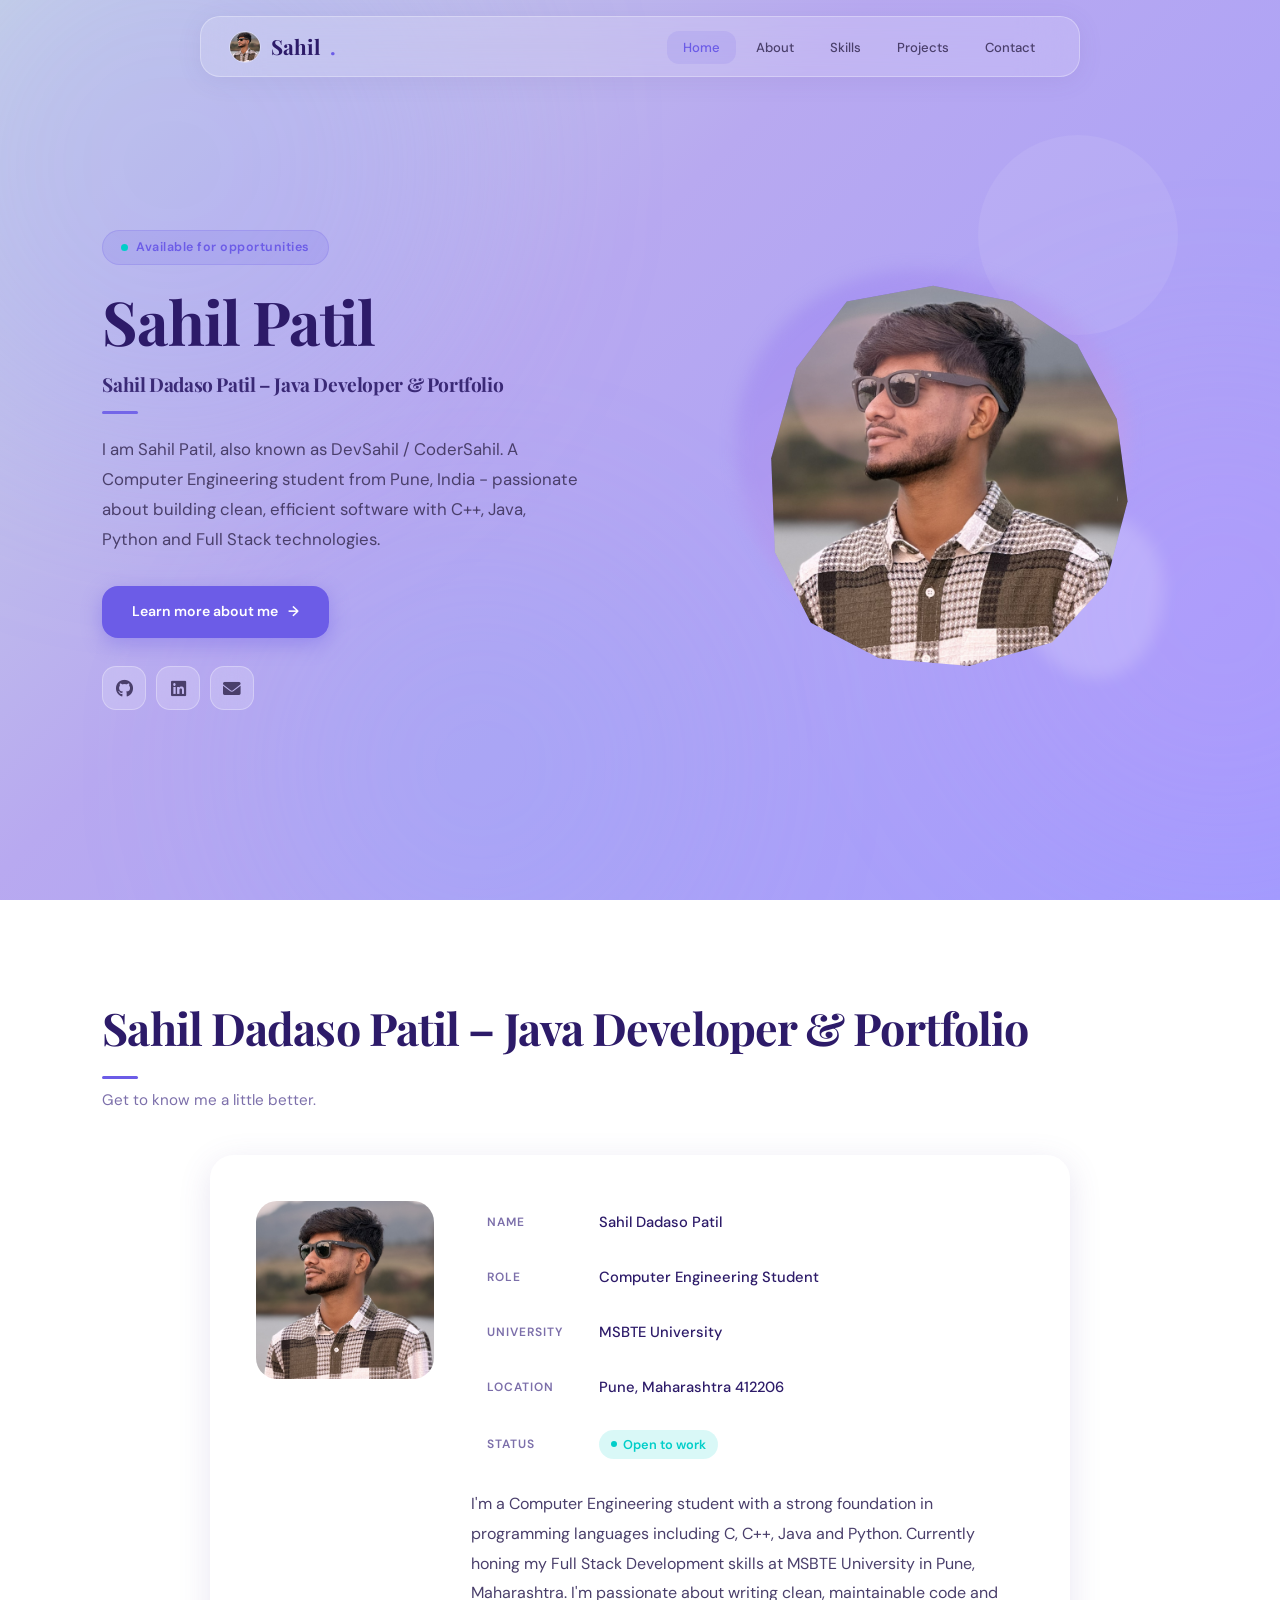
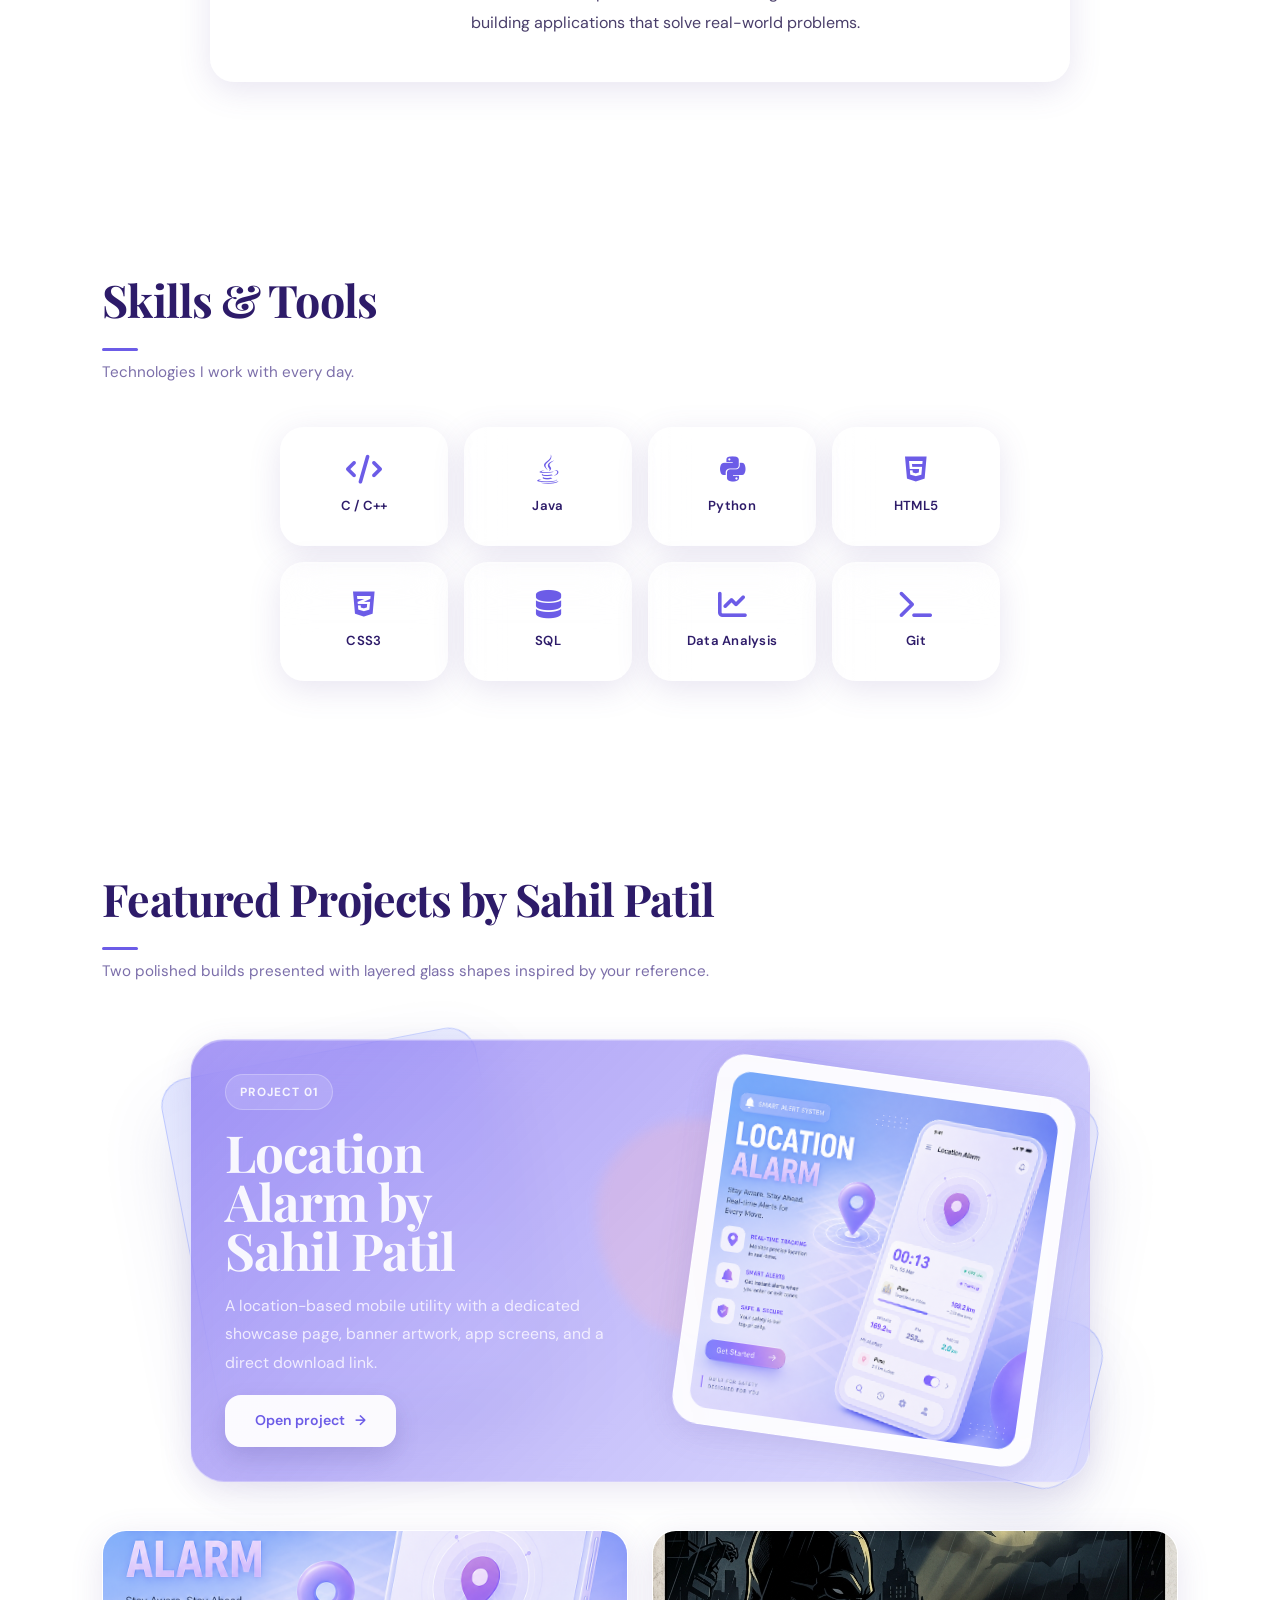
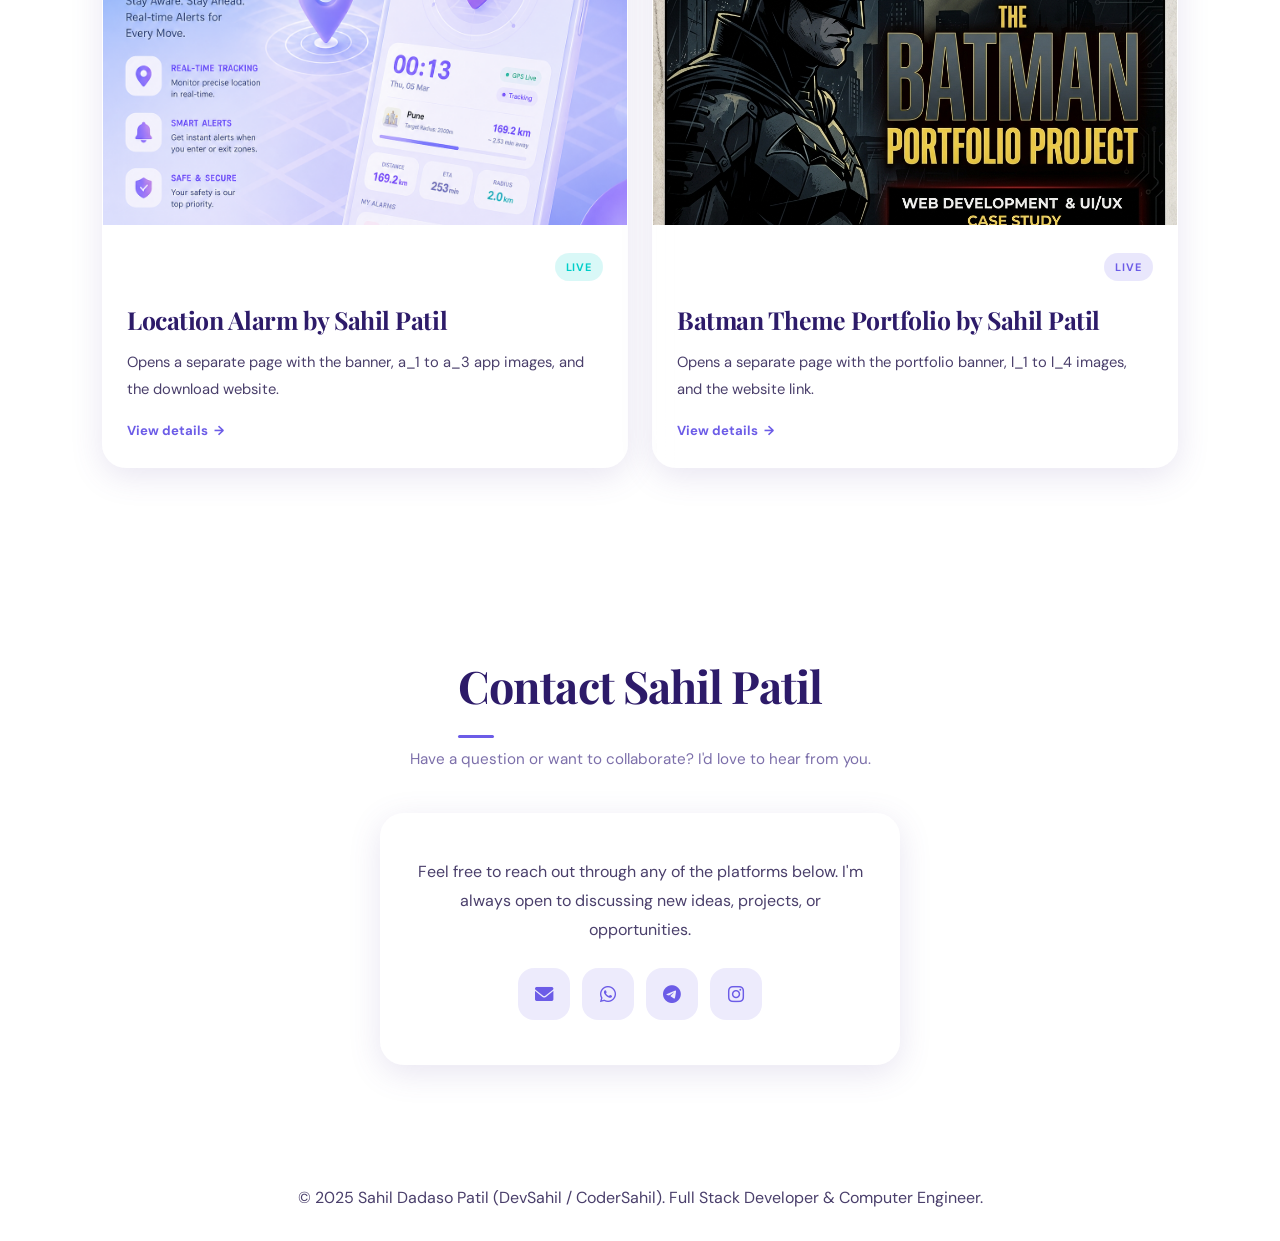
<file: index.html>
<!DOCTYPE html>
<html lang="en">
<head>
    <meta charset="UTF-8" />
    <meta name="viewport" content="width=device-width, initial-scale=1" />

    <meta name="msvalidate.01" content="4D3CF98474A55594F7B207BB0FA27F88" />
    <meta name="google-site-verification" content="G3djIDZumVdbsTd2nMJiTBl1kPq7u6Z57LZMw2em6eI" />

    <title>Sahil Patil | Sahil Dadaso Patil | DevSahil Portfolio</title>
    <meta
        name="description"
        content="Official website of Sahil Patil, a Computer Engineering student and Full Stack Developer based in Pune, India. Explore projects like Location Alarm and Batman Theme Portfolio."
    />
    <meta name="keywords" content="Sahil Patil, Sahil Dadaso Patil, CoderSahil, DevSahil, Coder Sahil, Java Developer Pune, MSBTE University, Computer Engineering Student, sahil9033" />
    <meta name="author" content="Sahil Patil" />
    <meta name="robots" content="index, follow" />
    <link rel="canonical" href="https://sahidpatil.onrender.com/" />

    <meta property="og:type" content="website" />
    <meta property="og:title" content="Sahil Patil – Official Website | Full Stack Developer" />
    <meta property="og:description" content="Explore the official portfolio of Sahil Patil. Discover projects, technical skills, and professional experience in Full Stack Development." />
    <meta property="og:url" content="https://sahidpatil.onrender.com/" />
    <meta property="og:image" content="https://sahidpatil.onrender.com/sahil-patil.jpg" />
    <meta property="og:site_name" content="Sahil Patil Portfolio" />

    <meta name="twitter:card" content="summary_large_image" />
    <meta name="twitter:title" content="Sahil Patil – Official Website | Full Stack Developer" />
    <meta name="twitter:description" content="Explore the official portfolio of Sahil Patil. Discover projects, technical skills, and professional experience in Full Stack Development." />
    <meta name="twitter:image" content="https://sahidpatil.onrender.com/sahil-patil.jpg" />

    <link rel="icon" href="sahil-patil.jpg" type="image/jpeg" />

    <link
        rel="stylesheet"
        href="https://cdnjs.cloudflare.com/ajax/libs/font-awesome/6.0.0-beta3/css/all.min.css"
    />
    <link
        href="https://unpkg.com/aos@2.3.1/dist/aos.css"
        rel="stylesheet"
    />
    <link rel="stylesheet" href="style.css" />

    <script type="application/ld+json">
    {
        "@context": "https://schema.org",
        "@type": "Person",
        "name": "Sahil Patil",
        "alternateName": ["Sahil Dadaso Patil", "DevSahil", "CoderSahil"],
        "url": "https://sahidpatil.onrender.com/",
        "image": "https://sahidpatil.onrender.com/sahil-patil.jpg",
        "jobTitle": "Computer Engineering Student",
        "worksFor": {
            "@type": "EducationalOrganization",
            "name": "MSBTE University"
        },
        "address": {
            "@type": "PostalAddress",
            "addressLocality": "Pune",
            "addressRegion": "Maharashtra",
            "postalCode": "412206",
            "addressCountry": "IN"
        },
        "email": "Sahilpatil9033@gmail.com",
        "knowsAbout": ["C", "C++", "Java", "Python", "HTML5", "CSS3", "SQL", "Data Analysis", "Git", "Full Stack Development"],
        "sameAs": [
            "https://github.com/sahil9033",
            "https://www.linkedin.com/in/sahil-dadaso-patil/",
            "https://www.instagram.com/itx._sahil_/"
        ]
    },
    {
        "@context": "https://schema.org",
        "@type": "WebSite",
        "name": "Sahil Patil Portfolio",
        "alternateName": ["DevSahil", "CoderSahil"],
        "url": "https://sahidpatil.onrender.com/"
    }
    </script>
</head>
<body>
    <div class="ambient-bg" aria-hidden="true">
        <div class="ambient-blob"></div>
        <div class="ambient-blob"></div>
        <div class="ambient-blob"></div>
    </div>

    <div class="loading-screen" id="loading" aria-hidden="true">
        <div class="loader-content">
            <div class="loader-spinner"></div>
            <div class="loading-text">Loading portfolio</div>
            <div class="progress-bar"></div>
        </div>
    </div>

    <header>
        <nav id="navbar" aria-label="Main navigation">
            <div class="brand">
                <img src="sahil-patil.jpg" alt="Sahil Patil Logo" class="logo-img" />
                Sahil<span class="accent">.</span>
            </div>
            <ul class="nav-links" id="nav-menu">
                <li><a href="#hero" class="active">Home</a></li>
                <li><a href="#about">About</a></li>
                <li><a href="#skills">Skills</a></li>
                <li><a href="#projects">Projects</a></li>
                <li><a href="#contact">Contact</a></li>
            </ul>
            <div class="menu-toggle" id="mobile-menu" role="button" aria-label="Toggle navigation menu" tabindex="0">
                <div class="bar"></div>
                <div class="bar"></div>
                <div class="bar"></div>
            </div>
        </nav>
    </header>

    <main>
        <section id="hero" aria-label="Introduction">
            <div class="hero-content">
                <div class="hero-text" data-aos="fade-right" data-aos-duration="1000">
                    <div class="hero-tag">
                        <span class="dot"></span>
                        Available for opportunities
                    </div>
                    <h1 class="hero-title">Sahil Patil</h1>
                    <h2 class="hero-subtitle" style="font-size: 1.2rem; margin-top: -10px; margin-bottom: 20px; opacity: 0.9;">Sahil Dadaso Patil – Java Developer & Portfolio</h2>
                    <div class="hero-desc">
                        <p>
                            I am Sahil Patil, also known as DevSahil / CoderSahil. A Computer Engineering student from Pune, India - passionate about building clean, efficient software with C++, Java, Python and Full Stack technologies.
                        </p>
                    </div>
                    <a href="#about" class="btn-primary">
                        Learn more about me
                        <span class="arrow">&rarr;</span>
                    </a>

                    <div class="social-links">
                        <a href="https://github.com/sahil9033" target="_blank" rel="noopener noreferrer" class="social-icon" aria-label="GitHub Profile"><i class="fab fa-github"></i></a>
                        <a href="https://www.linkedin.com/in/sahil-dadaso-patil/" target="_blank" rel="noopener noreferrer" class="social-icon" aria-label="LinkedIn Profile"><i class="fab fa-linkedin"></i></a>
                        <a href="mailto:Sahilpatil9033@gmail.com" class="social-icon" aria-label="Send Email"><i class="fas fa-envelope"></i></a>
                    </div>
                </div>

                <div class="profile-wrapper" data-aos="fade-left" data-aos-duration="1000" data-aos-delay="200">
                    <div class="profile-blob-shell">
                        <div class="profile-blob profile-blob-back" aria-hidden="true"></div>
                        <div class="profile-blob profile-blob-front" aria-hidden="true"></div>
                        <div class="profile-blob-image">
                            <img src="sahil-patil.jpg" alt="Sahil Patil Developer - Sahil Dadaso Patil Portfolio" class="profile-img" width="340" height="340" />
                        </div>
                    </div>
                </div>
            </div>
        </section>

        <section id="about" aria-label="About Sahil Patil">
            <div class="section-header" data-aos="fade-up">
                <h2>Sahil Dadaso Patil – Java Developer & Portfolio</h2>
                <p class="section-subtitle">Get to know me a little better.</p>
            </div>
            <div class="about-card glass" data-aos="fade-up" data-aos-delay="100">
                <div class="about-grid">
                    <div class="about-photo">
                        <img src="sahil-patil.jpg" alt="Sahil Patil - Sahil Dadaso Patil Developer portrait" width="200" height="200" />
                    </div>
                    <div class="about-info">
                        <div class="info-grid">
                            <div class="info-row">
                                <span class="info-label">Name</span>
                                <span class="info-value">Sahil Dadaso Patil</span>
                            </div>
                            <div class="info-row">
                                <span class="info-label">Role</span>
                                <span class="info-value">Computer Engineering Student</span>
                            </div>
                            <div class="info-row">
                                <span class="info-label">University</span>
                                <span class="info-value">MSBTE University</span>
                            </div>
                            <div class="info-row">
                                <span class="info-label">Location</span>
                                <span class="info-value">Pune, Maharashtra 412206</span>
                            </div>
                            <div class="info-row">
                                <span class="info-label">Status</span>
                                <span class="info-value">
                                    <span class="status-badge"><span class="dot"></span> Open to work</span>
                                </span>
                            </div>
                        </div>
                        <p class="about-bio">
                            I'm a Computer Engineering student with a strong foundation in programming languages including C, C++, Java and Python. Currently honing my Full Stack Development skills at MSBTE University in Pune, Maharashtra. I'm passionate about writing clean, maintainable code and building applications that solve real-world problems.
                        </p>
                    </div>
                </div>
            </div>
        </section>

        <section id="skills" aria-label="Technical Skills">
            <div class="section-header" data-aos="fade-up">
                <h2>Skills &amp; Tools</h2>
                <p class="section-subtitle">Technologies I work with every day.</p>
            </div>
            <div class="skills-grid">
                <div class="skill-item glass" data-aos="fade-up" data-aos-delay="50">
                    <i class="fas fa-code skill-icon" aria-hidden="true"></i>
                    <div class="skill-name">C / C++</div>
                </div>
                <div class="skill-item glass" data-aos="fade-up" data-aos-delay="100">
                    <i class="fab fa-java skill-icon" aria-hidden="true"></i>
                    <div class="skill-name">Java</div>
                </div>
                <div class="skill-item glass" data-aos="fade-up" data-aos-delay="150">
                    <i class="fab fa-python skill-icon" aria-hidden="true"></i>
                    <div class="skill-name">Python</div>
                </div>
                <div class="skill-item glass" data-aos="fade-up" data-aos-delay="200">
                    <i class="fab fa-html5 skill-icon" aria-hidden="true"></i>
                    <div class="skill-name">HTML5</div>
                </div>
                <div class="skill-item glass" data-aos="fade-up" data-aos-delay="250">
                    <i class="fab fa-css3-alt skill-icon" aria-hidden="true"></i>
                    <div class="skill-name">CSS3</div>
                </div>
                <div class="skill-item glass" data-aos="fade-up" data-aos-delay="300">
                    <i class="fas fa-database skill-icon" aria-hidden="true"></i>
                    <div class="skill-name">SQL</div>
                </div>
                <div class="skill-item glass" data-aos="fade-up" data-aos-delay="350">
                    <i class="fas fa-chart-line skill-icon" aria-hidden="true"></i>
                    <div class="skill-name">Data Analysis</div>
                </div>
                <div class="skill-item glass" data-aos="fade-up" data-aos-delay="400">
                    <i class="fas fa-terminal skill-icon" aria-hidden="true"></i>
                    <div class="skill-name">Git</div>
                </div>
            </div>
        </section>

        <section id="projects" aria-label="Projects">
            <div class="section-header" data-aos="fade-up">
                <h2>Featured Projects by Sahil Patil</h2>
                <p class="section-subtitle">Two polished builds presented with layered glass shapes inspired by your reference.</p>
            </div>

            <div class="project-stage" data-aos="fade-up" data-aos-delay="80">
                <div class="project-stack project-stack-left" aria-hidden="true">
                    <div class="stack-card stack-card-back"></div>
                    <div class="stack-card stack-card-mid"></div>
                </div>

                <article class="hero-project glass">
                    <div class="hero-project-copy">
                        <span class="project-chip">Project 01</span>
                        <h3>Location Alarm by Sahil Patil</h3>
                        <p>
                            A location-based mobile utility with a dedicated showcase page, banner artwork, app screens, and a direct download link.
                        </p>
                        <a href="location-alarm.html" class="btn-primary project-cta">
                            Open project
                            <span class="arrow">&rarr;</span>
                        </a>
                    </div>

                    <a href="location-alarm.html" class="hero-project-visual glass" aria-label="Open Location Alarm project page">
                        <img src="a_b.png" alt="Location Alarm by Sahil Patil banner preview" class="hero-project-banner" />
                    </a>
                </article>

                <div class="project-stack project-stack-right" aria-hidden="true">
                    <div class="stack-card stack-card-panel">
                        <span>Apps</span>
                        <strong>01</strong>
                    </div>
                </div>
            </div>

            <div class="project-duo">
                <article class="project-panel glass" data-aos="fade-right" data-aos-delay="120">
                    <a href="location-alarm.html" class="project-panel-media" aria-label="Open Location Alarm project page">
                        <img src="a_b.png" alt="Location Alarm by Sahil Patil app banner" />
                    </a>
                    <div class="project-panel-body">
                        <div class="project-panel-topline">
                            <span class="project-chip">Utility App</span>
                            <span class="project-status completed">Live</span>
                        </div>
                        <h3>Location Alarm by Sahil Patil</h3>
                        <p>Opens a separate page with the banner, a_1 to a_3 app images, and the download website.</p>
                        <a href="location-alarm.html" class="project-link">View details <span>&rarr;</span></a>
                    </div>
                </article>

                <article class="project-panel glass" data-aos="fade-left" data-aos-delay="180">
                    <a href="batman-portfolio.html" class="project-panel-media" aria-label="Open Batman Theme Portfolio project page">
                        <img src="pf_b.png" alt="Batman theme portfolio by Sahil Patil banner" />
                    </a>
                    <div class="project-panel-body">
                        <div class="project-panel-topline">
                            <span class="project-chip">Portfolio</span>
                            <span class="project-status archived">Live</span>
                        </div>
                        <h3>Batman Theme Portfolio by Sahil Patil</h3>
                        <p>Opens a separate page with the portfolio banner, l_1 to l_4 images, and the website link.</p>
                        <a href="batman-portfolio.html" class="project-link">View details <span>&rarr;</span></a>
                    </div>
                </article>
            </div>
        </section>

        <section id="contact" aria-label="Contact Sahil Patil">
            <div class="section-header" data-aos="fade-up">
                <h2>Contact Sahil Patil</h2>
                <p class="section-subtitle">Have a question or want to collaborate? I'd love to hear from you.</p>
            </div>
            <div class="contact-card glass" data-aos="fade-up" data-aos-delay="100">
                <p>Feel free to reach out through any of the platforms below. I'm always open to discussing new ideas, projects, or opportunities.</p>
                <div class="contact-methods">
                    <a href="mailto:Sahilpatil9033@gmail.com" class="contact-icon" aria-label="Email Sahil Patil"><i class="fas fa-envelope"></i></a>
                    <a href="https://wa.me/918554079986" target="_blank" rel="noopener noreferrer" class="contact-icon" aria-label="WhatsApp Sahil Patil"><i class="fab fa-whatsapp"></i></a>
                    <a href="https://t.me/itx_sahil_7" target="_blank" rel="noopener noreferrer" class="contact-icon" aria-label="Telegram Sahil Patil"><i class="fab fa-telegram"></i></a>
                    <a href="https://www.instagram.com/itx._sahil_/?hl=en" target="_blank" rel="noopener noreferrer" class="contact-icon" aria-label="Instagram Sahil Patil"><i class="fab fa-instagram"></i></a>
                </div>
            </div>
        </section>
    </main>

    <footer>
        <p>&copy; 2025 Sahil Dadaso Patil (DevSahil / CoderSahil). Full Stack Developer & Computer Engineer.</p>
    </footer>

    <script src="https://unpkg.com/aos@2.3.1/dist/aos.js"></script>
    <script src="script.js"></script>
</body>
</html>
</file>
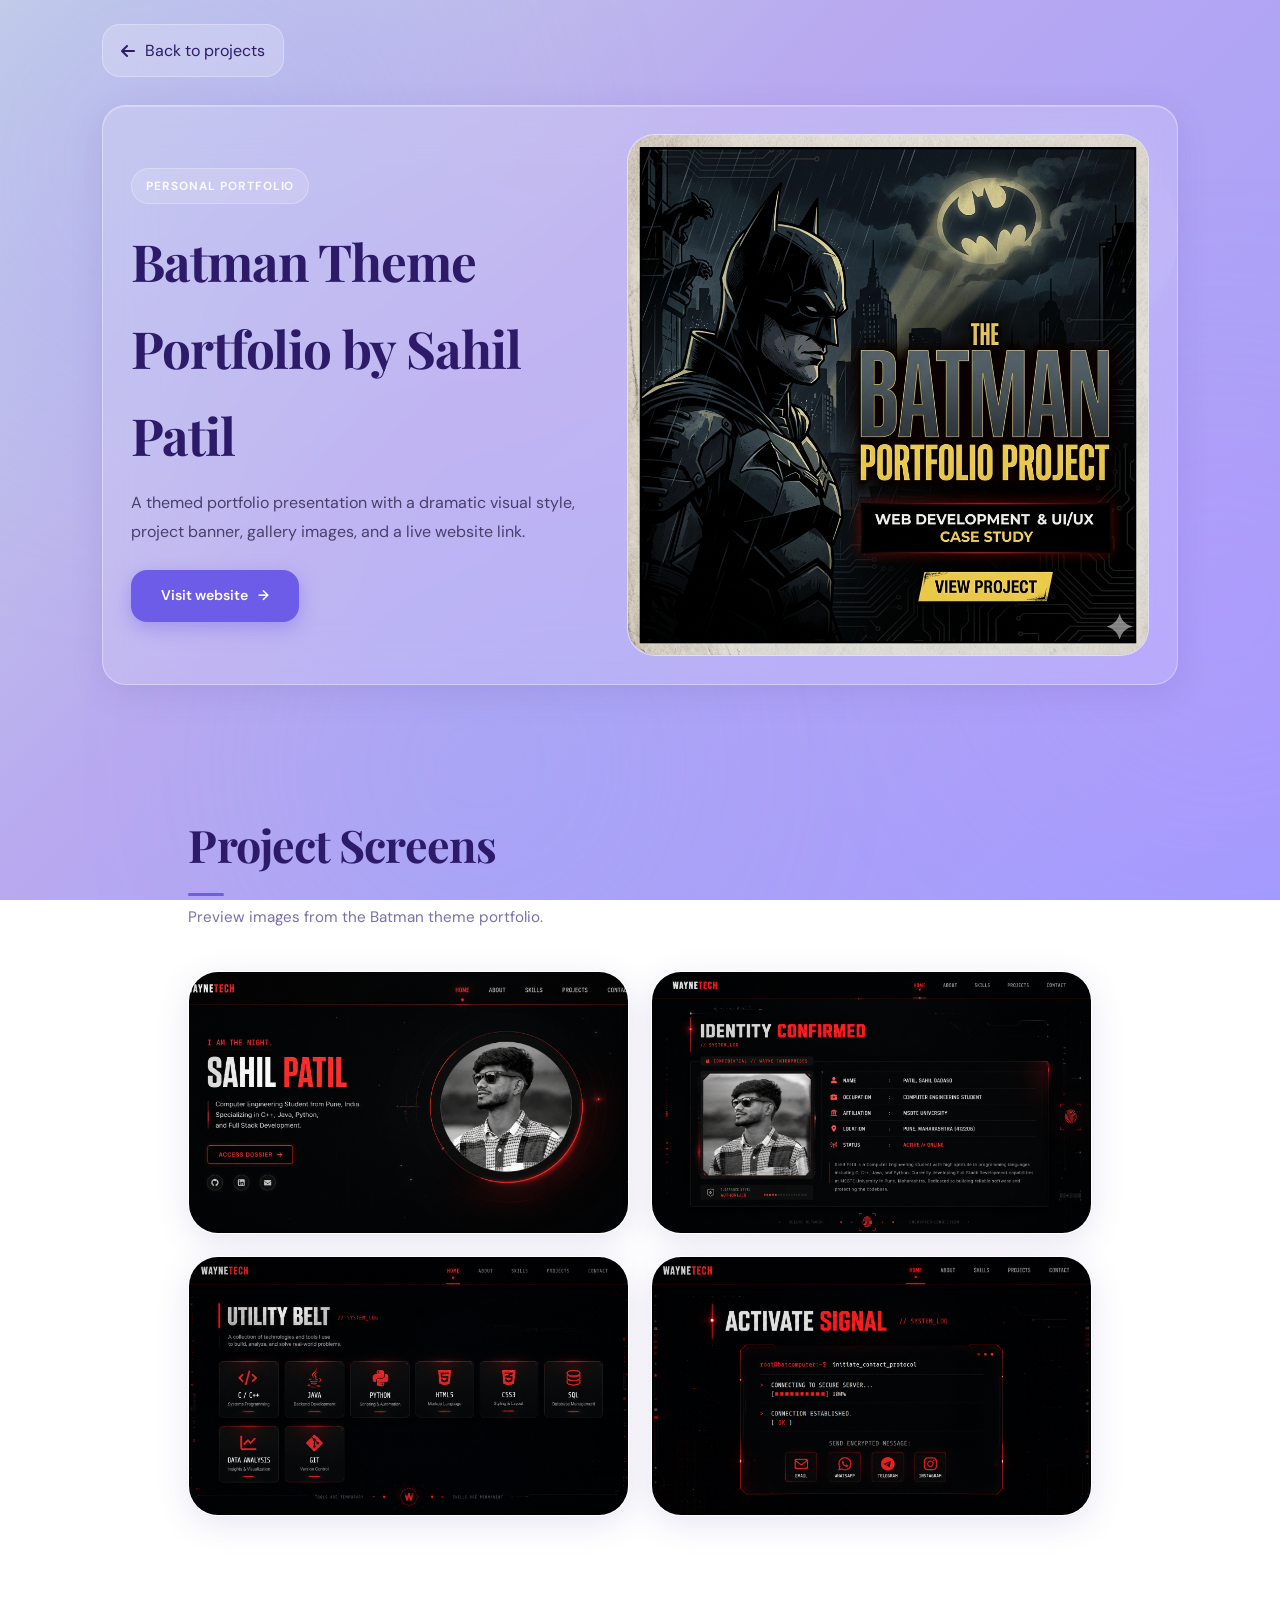
<file: batman-portfolio.html>
<!DOCTYPE html>
<html lang="en">
<head>
    <meta charset="UTF-8" />
    <meta name="viewport" content="width=device-width, initial-scale=1" />
    <title>Batman Theme Portfolio by Sahil Patil | CoderSahil Design</title>
    <meta name="description" content="Explore the Batman Theme Portfolio project by Sahil Patil (CoderSahil). A dramatic visual presentation featuring creative design and interactive elements." />
    <link rel="icon" href="sahil-patil.jpg" type="image/jpeg" />
    <link
        rel="stylesheet"
        href="https://cdnjs.cloudflare.com/ajax/libs/font-awesome/6.0.0-beta3/css/all.min.css"
    />
    <link
        href="https://unpkg.com/aos@2.3.1/dist/aos.css"
        rel="stylesheet"
    />
    <link rel="stylesheet" href="style.css" />
</head>
<body class="project-detail-page">
    <div class="ambient-bg" aria-hidden="true">
        <div class="ambient-blob"></div>
        <div class="ambient-blob"></div>
        <div class="ambient-blob"></div>
    </div>

    <header class="detail-header">
        <a href="index.html#projects" class="detail-back"><i class="fas fa-arrow-left"></i> Back to projects</a>
    </header>

    <main class="detail-main">
        <section class="detail-hero glass" data-aos="fade-up">
            <div class="detail-copy">
                <span class="project-chip">Personal Portfolio</span>
                <h1>Batman Theme Portfolio by Sahil Patil</h1>
                <p>A themed portfolio presentation with a dramatic visual style, project banner, gallery images, and a live website link.</p>
                <a href="https://sahidpatil.onrender.com/" target="_blank" rel="noopener noreferrer" class="btn-primary">
                    Visit website
                    <span class="arrow">&rarr;</span>
                </a>
            </div>
            <div class="detail-banner">
                <img src="pf_b.png" alt="Batman theme portfolio by Sahil Patil banner" />
            </div>
        </section>

        <section class="detail-gallery-section" data-aos="fade-up" data-aos-delay="120">
            <div class="section-header detail-section-header">
                <h2>Project Screens</h2>
                <p class="section-subtitle">Preview images from the Batman theme portfolio.</p>
            </div>
            <div class="detail-gallery">
                <figure class="detail-shot glass">
                    <img src="l_1.png" alt="Batman theme portfolio by Sahil Patil screen 1" />
                </figure>
                <figure class="detail-shot glass">
                    <img src="l_2.png" alt="Batman theme portfolio by Sahil Patil screen 2" />
                </figure>
                <figure class="detail-shot glass">
                    <img src="l_3.png" alt="Batman theme portfolio by Sahil Patil screen 3" />
                </figure>
                <figure class="detail-shot glass">
                    <img src="l_4.png" alt="Batman theme portfolio by Sahil Patil screen 4" />
                </figure>
            </div>
        </section>
    </main>

    <script src="https://unpkg.com/aos@2.3.1/dist/aos.js"></script>
    <script src="script.js"></script>
</body>
</html>
</file>
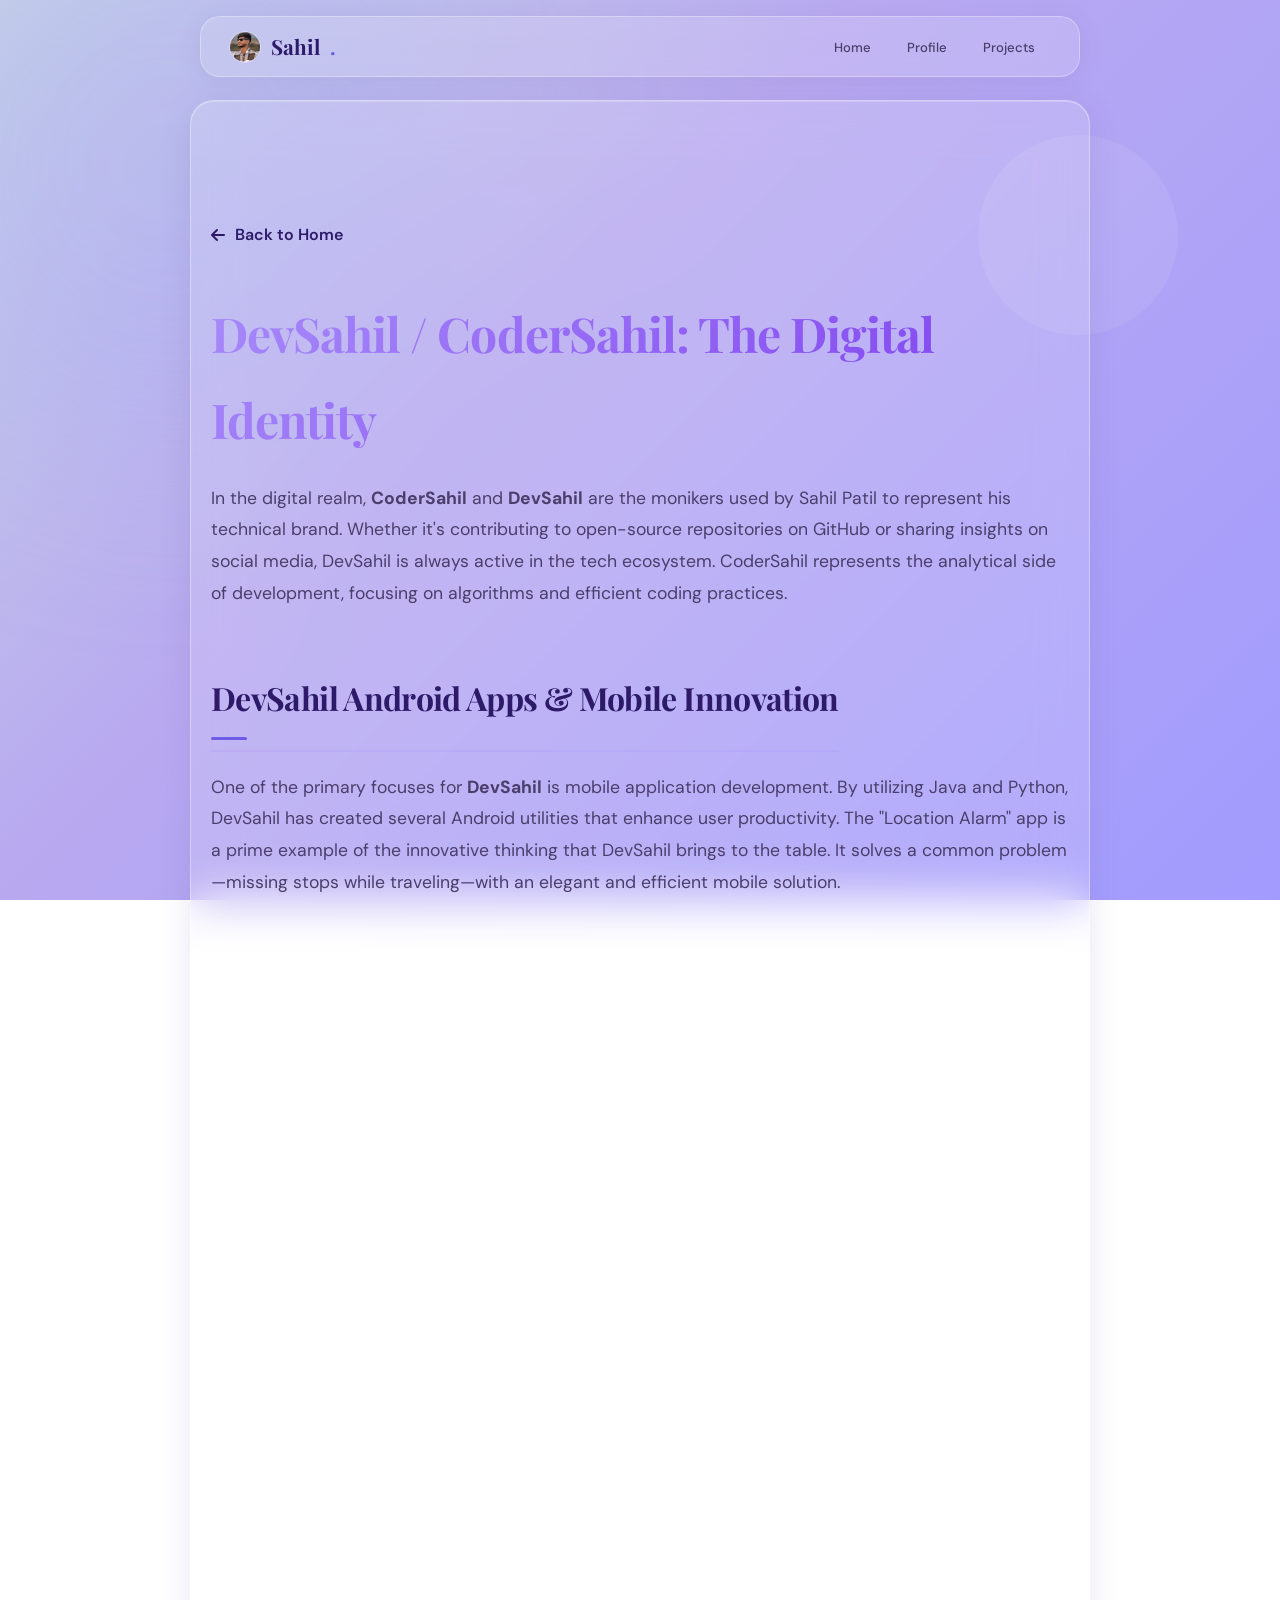
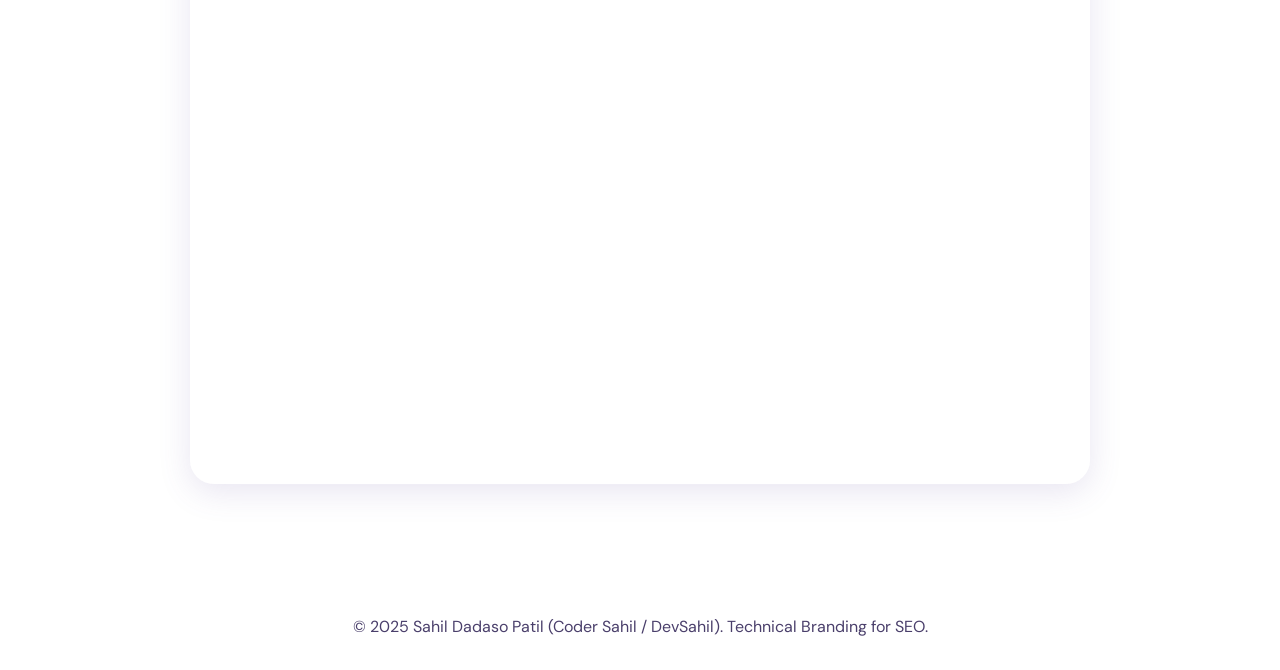
<file: codersahil.html>
<!DOCTYPE html>
<html lang="en">
<head>
    <meta charset="UTF-8" />
    <meta name="viewport" content="width=device-width, initial-scale=1" />
    <title>CoderSahil | DevSahil - Technical Blog & Coding Profile</title>
    <meta name="description" content="Explore the technical world of CoderSahil (also known as DevSahil). A hub for coding projects, Android apps, and full-stack development insights." />
    <meta name="keywords" content="CoderSahil, DevSahil, Sahil Patil Coder, DevSahil Apps, CoderSahil Projects" />
    <link rel="canonical" href="https://sahidpatil.onrender.com/codersahil.html" />
    <link rel="icon" href="sahil-patil.jpg" type="image/jpeg" />
    <link rel="stylesheet" href="https://cdnjs.cloudflare.com/ajax/libs/font-awesome/6.0.0-beta3/css/all.min.css" />
    <link href="https://unpkg.com/aos@2.3.1/dist/aos.css" rel="stylesheet" />
    <link rel="stylesheet" href="style.css" />
    <script type="application/ld+json">
    {
        "@context": "https://schema.org",
        "@type": "ProfilePage",
        "mainEntity": {
            "@type": "Person",
            "name": "Coder Sahil",
            "alternateName": ["DevSahil", "CoderSahil", "Sahil Patil", "Sahil Dadaso Patil"],
            "url": "https://sahidpatil.onrender.com/codersahil.html",
            "image": "https://sahidpatil.onrender.com/sahil-patil.jpg"
        }
    }
    </script>
    <style>
        .content-page { padding: 120px 20px 60px; max-width: 900px; margin: 0 auto; line-height: 1.8; }
        .content-page h1 { font-size: 3rem; margin-bottom: 20px; background: linear-gradient(135deg, #a78bfa 0%, #7c3aed 100%); -webkit-background-clip: text; -webkit-text-fill-color: transparent; }
        .content-page h2 { font-size: 2rem; margin: 40px 0 20px; color: var(--text-primary); border-bottom: 2px solid rgba(167, 139, 250, 0.2); padding-bottom: 10px; }
        .content-page p { margin-bottom: 20px; font-size: 1.1rem; color: var(--text-secondary); }
        .content-page ul { margin-bottom: 20px; padding-left: 20px; }
        .content-page li { margin-bottom: 10px; color: var(--text-secondary); }
        .back-home { display: inline-flex; align-items: center; gap: 10px; color: var(--accent-primary); text-decoration: none; font-weight: 600; margin-bottom: 40px; transition: 0.3s; }
        .back-home:hover { transform: translateX(-5px); }
    </style>
</head>
<body>
    <div class="ambient-bg" aria-hidden="true">
        <div class="ambient-blob"></div>
    </div>

    <header>
        <nav id="navbar">
            <div class="brand">
                <img src="sahil-patil.jpg" alt="Sahil Patil Logo" class="logo-img" />
                Sahil<span class="accent">.</span>
            </div>
            <ul class="nav-links">
                <li><a href="index.html">Home</a></li>
                <li><a href="sahil-patil.html">Profile</a></li>
                <li><a href="index.html#projects">Projects</a></li>
            </ul>
        </nav>
    </header>

    <main class="content-page glass" style="margin-top: 100px; margin-bottom: 100px; border-radius: 24px;">
        <a href="index.html" class="back-home"><i class="fas fa-arrow-left"></i> Back to Home</a>
        
        <h1 data-aos="fade-up">DevSahil / CoderSahil: The Digital Identity</h1>
        
        <p data-aos="fade-up" data-aos-delay="100">
            In the digital realm, <strong>CoderSahil</strong> and <strong>DevSahil</strong> are the monikers used by Sahil Patil to represent his technical brand. Whether it's contributing to open-source repositories on GitHub or sharing insights on social media, DevSahil is always active in the tech ecosystem. CoderSahil represents the analytical side of development, focusing on algorithms and efficient coding practices.
        </p>

        <h2 data-aos="fade-up">DevSahil Android Apps & Mobile Innovation</h2>
        <p data-aos="fade-up">
            One of the primary focuses for <strong>DevSahil</strong> is mobile application development. By utilizing Java and Python, DevSahil has created several Android utilities that enhance user productivity. The "Location Alarm" app is a prime example of the innovative thinking that DevSahil brings to the table. It solves a common problem—missing stops while traveling—with an elegant and efficient mobile solution.
        </p>

        <h2 data-aos="fade-up">CoderSahil: Mastering Full-Stack Development</h2>
        <p data-aos="fade-up">
            As <strong>CoderSahil</strong>, Sahil Patil dives deep into the world of web technologies. From building responsive frontends with HTML5 and CSS3 to managing complex backend logic with Python and SQL, CoderSahil is a comprehensive full-stack identity. The goal of CoderSahil is to create digital experiences that are both beautiful and functional, ensuring that users have a seamless interaction with technology.
        </p>

        <h2 data-aos="fade-up">The Tech Stack of DevSahil / CoderSahil</h2>
        <ul data-aos="fade-up">
            <li><strong>Frontend:</strong> Advanced CSS3 animations, Glassmorphism design patterns, and Responsive layouts.</li>
            <li><strong>Backend:</strong> Secure Python scripts, Java-based systems, and optimized SQL queries.</li>
            <li><strong>Tools:</strong> Proficient in Git, VS Code, and various deployment platforms like Render.</li>
        </ul>

        <h2 data-aos="fade-up">Content and Community by CoderSahil</h2>
        <p data-aos="fade-up">
            <strong>CoderSahil</strong> believes in the power of sharing knowledge. Through technical articles and project showcases, DevSahil aims to inspire other budding developers in the Pune tech community and beyond. The philosophy is simple: "Learn, Build, and Share." By consistently pushing the boundaries of what's possible with code, CoderSahil remains at the forefront of engineering excellence.
        </p>

        <h2 data-aos="fade-up">Follow CoderSahil / DevSahil</h2>
        <p data-aos="fade-up">
            Stay updated with the latest projects and coding tips from <strong>DevSahil</strong>. You can follow the journey on Instagram, check out the code on GitHub under the username <strong>sahil9033</strong>, or connect professionally on LinkedIn. Wherever there is code, you will find CoderSahil.
        </p>
    </main>

    <footer>
        <p>&copy; 2025 Sahil Dadaso Patil (Coder Sahil / DevSahil). Technical Branding for SEO.</p>
    </footer>

    <script src="https://unpkg.com/aos@2.3.1/dist/aos.js"></script>
    <script>AOS.init();</script>
</body>
</html>
</file>
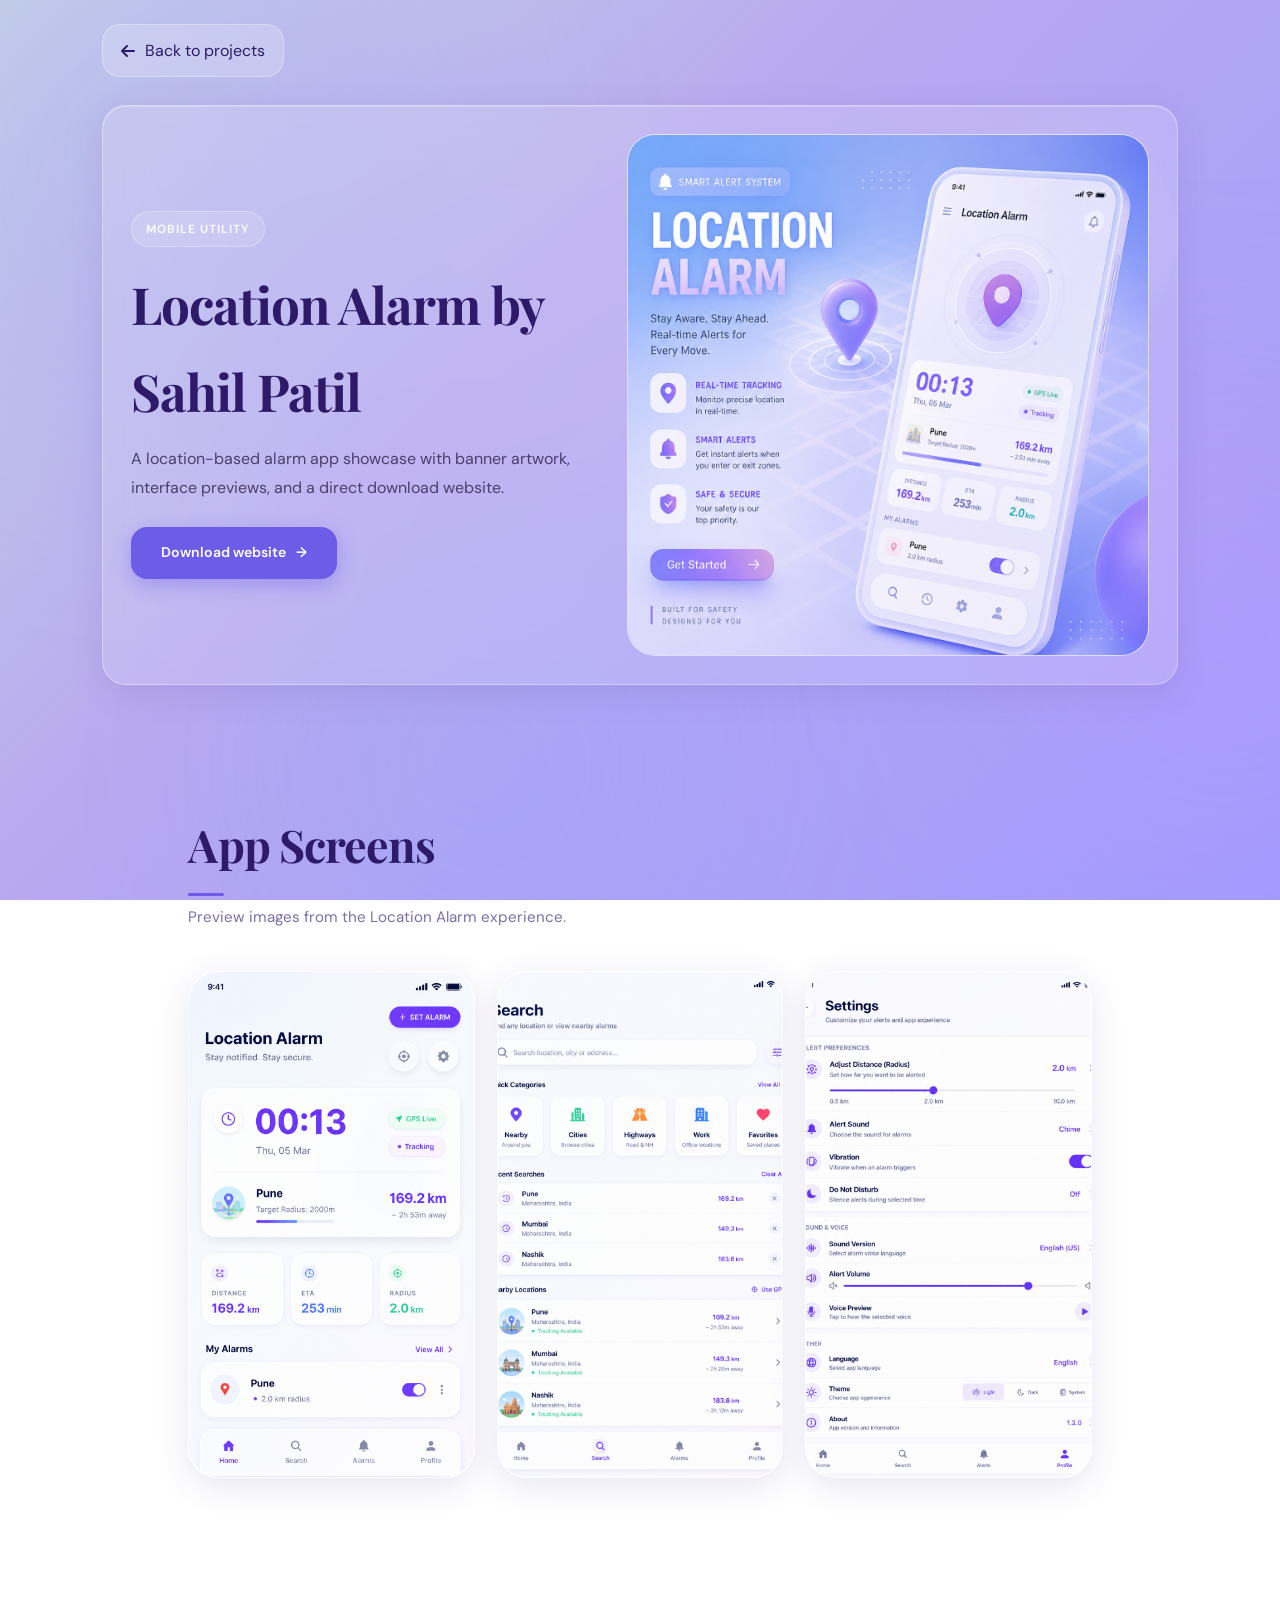
<file: location-alarm.html>
<!DOCTYPE html>
<html lang="en">
<head>
    <meta charset="UTF-8" />
    <meta name="viewport" content="width=device-width, initial-scale=1" />
    <title>Location Alarm by Sahil Patil | DevSahil Utility App</title>
    <meta name="description" content="Discover Location Alarm, a powerful mobile utility project by Sahil Patil (DevSahil). View app screenshots, features, and download details." />
    <link rel="icon" href="sahil-patil.jpg" type="image/jpeg" />
    <link
        rel="stylesheet"
        href="https://cdnjs.cloudflare.com/ajax/libs/font-awesome/6.0.0-beta3/css/all.min.css"
    />
    <link
        href="https://unpkg.com/aos@2.3.1/dist/aos.css"
        rel="stylesheet"
    />
    <link rel="stylesheet" href="style.css" />
</head>
<body class="project-detail-page">
    <div class="ambient-bg" aria-hidden="true">
        <div class="ambient-blob"></div>
        <div class="ambient-blob"></div>
        <div class="ambient-blob"></div>
    </div>

    <header class="detail-header">
        <a href="index.html#projects" class="detail-back"><i class="fas fa-arrow-left"></i> Back to projects</a>
    </header>

    <main class="detail-main">
        <section class="detail-hero glass" data-aos="fade-up">
            <div class="detail-copy">
                <span class="project-chip">Mobile Utility</span>
                <h1>Location Alarm by Sahil Patil</h1>
                <p>A location-based alarm app showcase with banner artwork, interface previews, and a direct download website.</p>
                <a href="https://sahil9033.github.io/locatio-Alarm/" target="_blank" rel="noopener noreferrer" class="btn-primary">
                    Download website
                    <span class="arrow">&rarr;</span>
                </a>
            </div>
            <div class="detail-banner">
                <img src="a_b.png" alt="Location Alarm by Sahil Patil banner" />
            </div>
        </section>

        <section class="detail-gallery-section" data-aos="fade-up" data-aos-delay="120">
            <div class="section-header detail-section-header">
                <h2>App Screens</h2>
                <p class="section-subtitle">Preview images from the Location Alarm experience.</p>
            </div>
            <div class="detail-gallery detail-gallery-three">
                <figure class="detail-shot glass">
                    <img src="a_1.png" alt="Location Alarm by Sahil Patil screen 1" />
                </figure>
                <figure class="detail-shot glass">
                    <img src="a_2.png" alt="Location Alarm by Sahil Patil screen 2" />
                </figure>
                <figure class="detail-shot glass">
                    <img src="a_3.png" alt="Location Alarm by Sahil Patil screen 3" />
                </figure>
            </div>
        </section>
    </main>

    <script src="https://unpkg.com/aos@2.3.1/dist/aos.js"></script>
    <script src="script.js"></script>
</body>
</html>
</file>
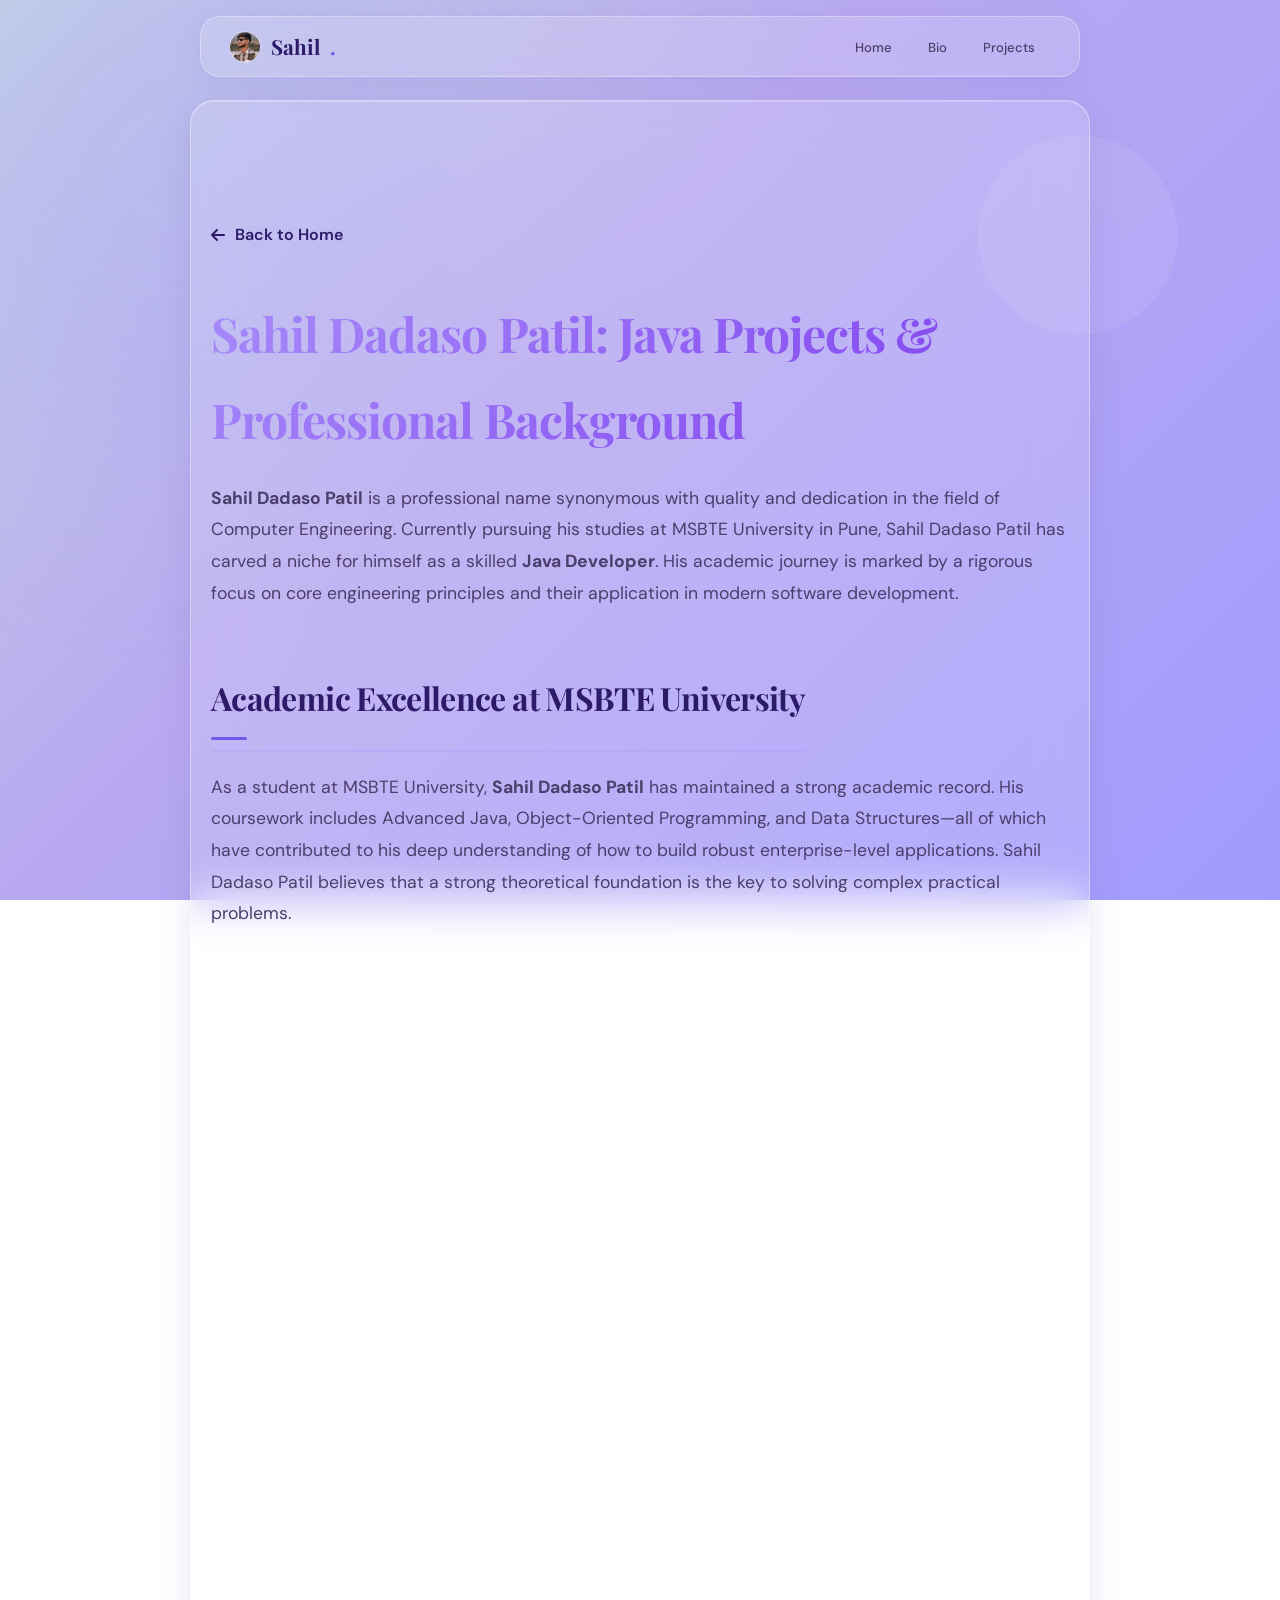
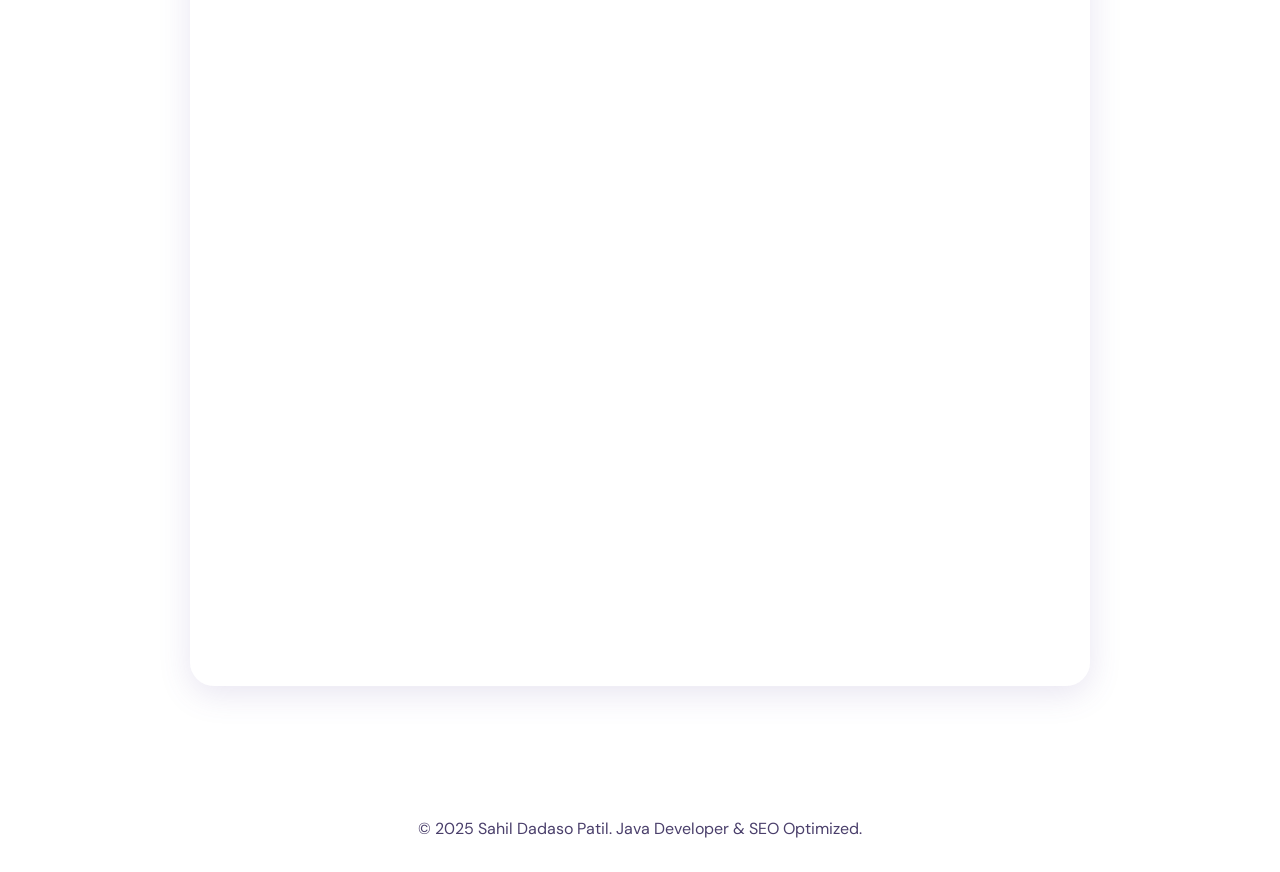
<file: sahil-dadaso-patil.html>
<!DOCTYPE html>
<html lang="en">
<head>
    <meta charset="UTF-8" />
    <meta name="viewport" content="width=device-width, initial-scale=1" />
    <title>Sahil Dadaso Patil - Java Developer & Computer Engineering Portfolio</title>
    <meta name="description" content="Discover the professional portfolio of Sahil Dadaso Patil. Specializing in Java development and Computer Engineering at MSBTE University." />
    <meta name="keywords" content="Sahil Dadaso Patil, Java Developer Sahil Patil, MSBTE University Sahil Patil, Sahil Dadaso Patil Portfolio" />
    <link rel="canonical" href="https://sahidpatil.onrender.com/sahil-dadaso-patil.html" />
    <link rel="icon" href="sahil-patil.jpg" type="image/jpeg" />
    <link rel="stylesheet" href="https://cdnjs.cloudflare.com/ajax/libs/font-awesome/6.0.0-beta3/css/all.min.css" />
    <link href="https://unpkg.com/aos@2.3.1/dist/aos.css" rel="stylesheet" />
    <link rel="stylesheet" href="style.css" />
    <script type="application/ld+json">
    {
        "@context": "https://schema.org",
        "@type": "ProfilePage",
        "mainEntity": {
            "@type": "Person",
            "name": "Sahil Dadaso Patil",
            "alternateName": ["Sahil Patil", "Java Developer Sahil", "Coder Sahil"],
            "url": "https://sahidpatil.onrender.com/sahil-dadaso-patil.html",
            "image": "https://sahidpatil.onrender.com/sahil-patil.jpg"
        }
    }
    </script>
    <style>
        .content-page { padding: 120px 20px 60px; max-width: 900px; margin: 0 auto; line-height: 1.8; }
        .content-page h1 { font-size: 3rem; margin-bottom: 20px; background: linear-gradient(135deg, #a78bfa 0%, #7c3aed 100%); -webkit-background-clip: text; -webkit-text-fill-color: transparent; }
        .content-page h2 { font-size: 2rem; margin: 40px 0 20px; color: var(--text-primary); border-bottom: 2px solid rgba(167, 139, 250, 0.2); padding-bottom: 10px; }
        .content-page p { margin-bottom: 20px; font-size: 1.1rem; color: var(--text-secondary); }
        .content-page ul { margin-bottom: 20px; padding-left: 20px; }
        .content-page li { margin-bottom: 10px; color: var(--text-secondary); }
        .back-home { display: inline-flex; align-items: center; gap: 10px; color: var(--accent-primary); text-decoration: none; font-weight: 600; margin-bottom: 40px; transition: 0.3s; }
        .back-home:hover { transform: translateX(-5px); }
    </style>
</head>
<body>
    <div class="ambient-bg" aria-hidden="true">
        <div class="ambient-blob"></div>
    </div>

    <header>
        <nav id="navbar">
            <div class="brand">
                <img src="sahil-patil.jpg" alt="Sahil Patil Logo" class="logo-img" />
                Sahil<span class="accent">.</span>
            </div>
            <ul class="nav-links">
                <li><a href="index.html">Home</a></li>
                <li><a href="sahil-patil.html">Bio</a></li>
                <li><a href="index.html#projects">Projects</a></li>
            </ul>
        </nav>
    </header>

    <main class="content-page glass" style="margin-top: 100px; margin-bottom: 100px; border-radius: 24px;">
        <a href="index.html" class="back-home"><i class="fas fa-arrow-left"></i> Back to Home</a>
        
        <h1 data-aos="fade-up">Sahil Dadaso Patil: Java Projects & Professional Background</h1>
        
        <p data-aos="fade-up" data-aos-delay="100">
            <strong>Sahil Dadaso Patil</strong> is a professional name synonymous with quality and dedication in the field of Computer Engineering. Currently pursuing his studies at MSBTE University in Pune, Sahil Dadaso Patil has carved a niche for himself as a skilled <strong>Java Developer</strong>. His academic journey is marked by a rigorous focus on core engineering principles and their application in modern software development.
        </p>

        <h2 data-aos="fade-up">Academic Excellence at MSBTE University</h2>
        <p data-aos="fade-up">
            As a student at MSBTE University, <strong>Sahil Dadaso Patil</strong> has maintained a strong academic record. His coursework includes Advanced Java, Object-Oriented Programming, and Data Structures—all of which have contributed to his deep understanding of how to build robust enterprise-level applications. Sahil Dadaso Patil believes that a strong theoretical foundation is the key to solving complex practical problems.
        </p>

        <h2 data-aos="fade-up">Sahil Dadaso Patil - The Java Expert</h2>
        <p data-aos="fade-up">
            Java has always been a primary interest for <strong>Sahil Dadaso Patil</strong>. He has spent countless hours mastering the nuances of the language, from multithreading to memory management. His expertise in Java allows him to build applications that are not only functional but also highly performant and secure. Whether it's backend development or creating standalone desktop applications, Sahil Dadaso Patil delivers results with precision.
        </p>

        <h2 data-aos="fade-up">Portfolio Highlights: Sahil Dadaso Patil</h2>
        <p data-aos="fade-up">
            The portfolio of <strong>Sahil Dadaso Patil</strong> is a testament to his versatility.
        </p>
        <ul data-aos="fade-up">
            <li><strong>Java-Based Utilities:</strong> Sahil Dadaso Patil has developed several utility tools using Java that streamline everyday tasks.</li>
            <li><strong>Full-Stack Integration:</strong> By combining Java with modern web technologies, Sahil Dadaso Patil creates seamless user experiences across platforms.</li>
            <li><strong>Location-Aware Systems:</strong> His work on location-based alarms shows an ability to integrate hardware features with software logic effectively.</li>
        </ul>

        <h2 data-aos="fade-up">Why Hire Sahil Dadaso Patil?</h2>
        <p data-aos="fade-up">
            In a competitive tech landscape, <strong>Sahil Dadaso Patil</strong> stands out due to his commitment to clean code and continuous improvement. He is not just a coder but a problem solver who understands the business value of well-engineered software. Sahil Dadaso Patil is always ready to take on new challenges and contribute to team success.
        </p>

        <h2 data-aos="fade-up">Professional Links</h2>
        <p data-aos="fade-up">
            To learn more about the work of <strong>Sahil Dadaso Patil</strong>, visit his GitHub repository or connect with him on LinkedIn. He is actively seeking opportunities where he can leverage his Java skills and engineering background to build impactful products.
        </p>
    </main>

    <footer>
        <p>&copy; 2025 Sahil Dadaso Patil. Java Developer & SEO Optimized.</p>
    </footer>

    <script src="https://unpkg.com/aos@2.3.1/dist/aos.js"></script>
    <script>AOS.init();</script>
</body>
</html>
</file>
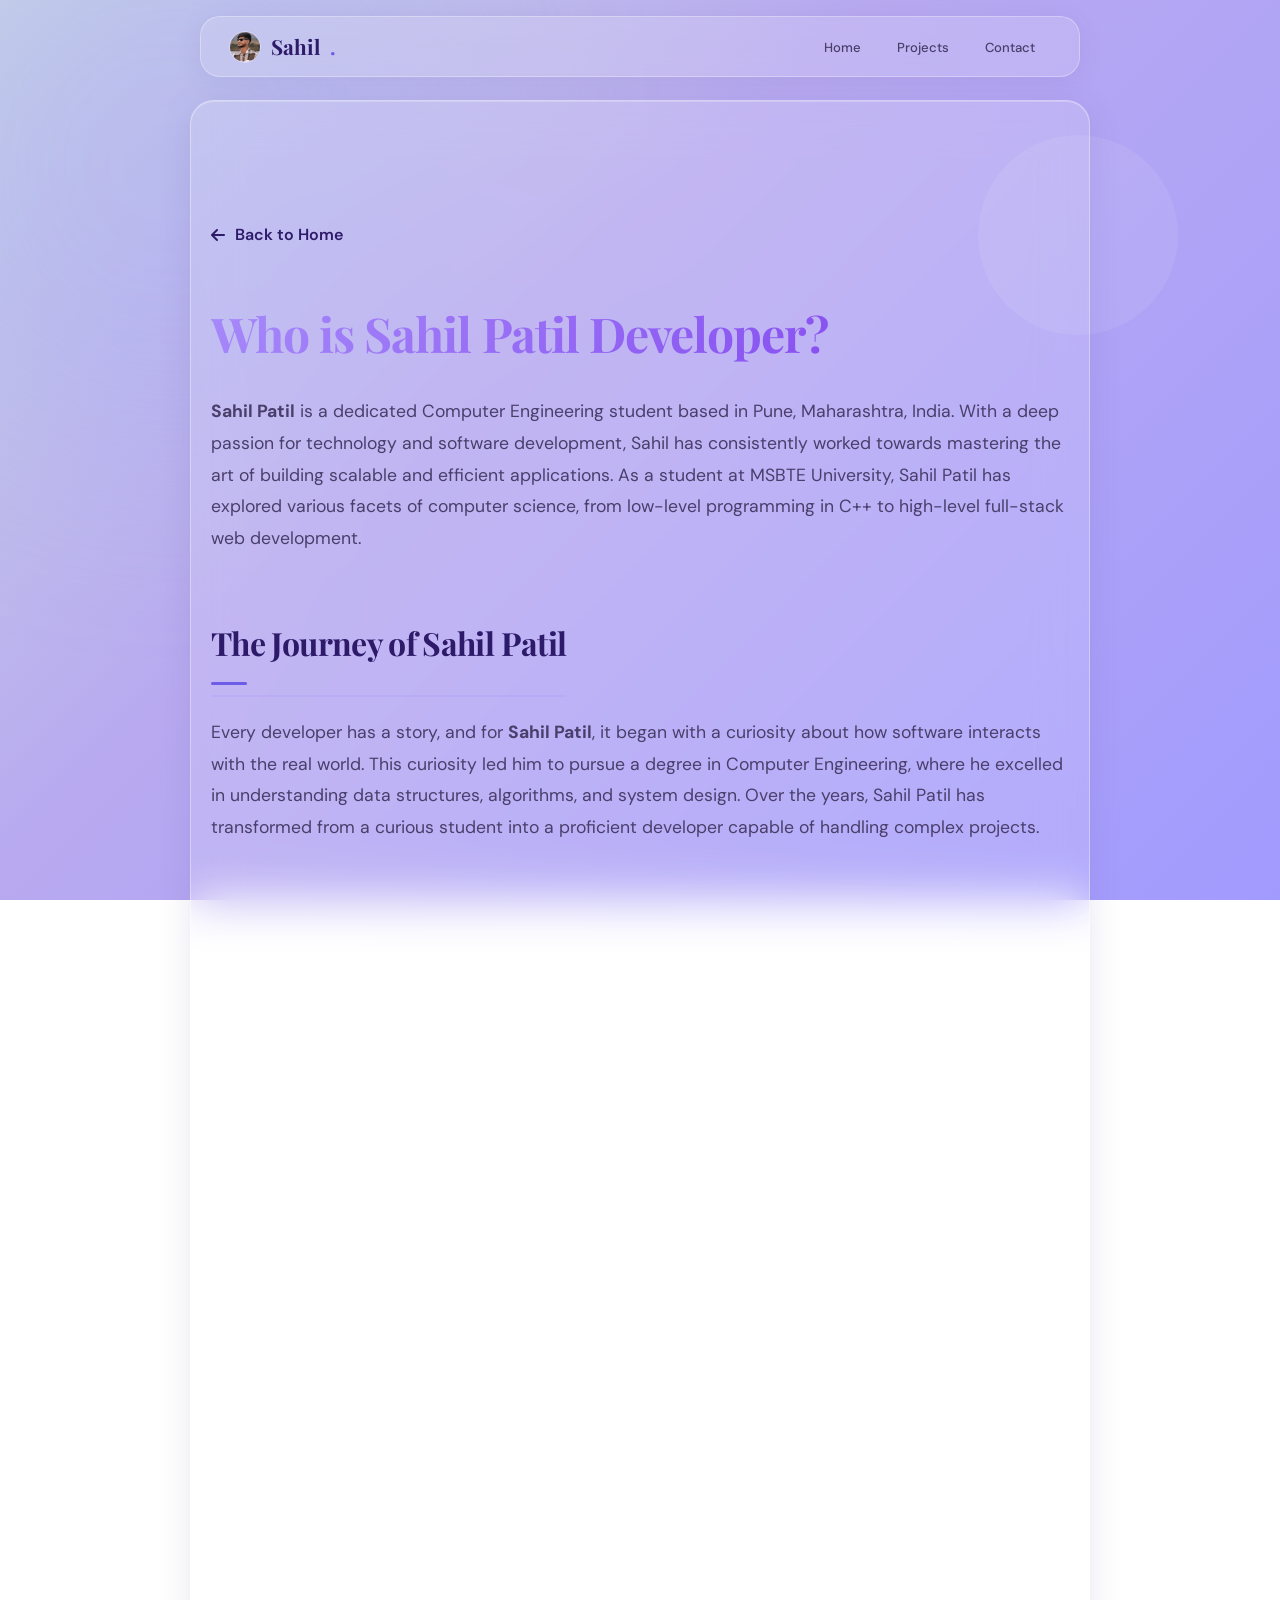
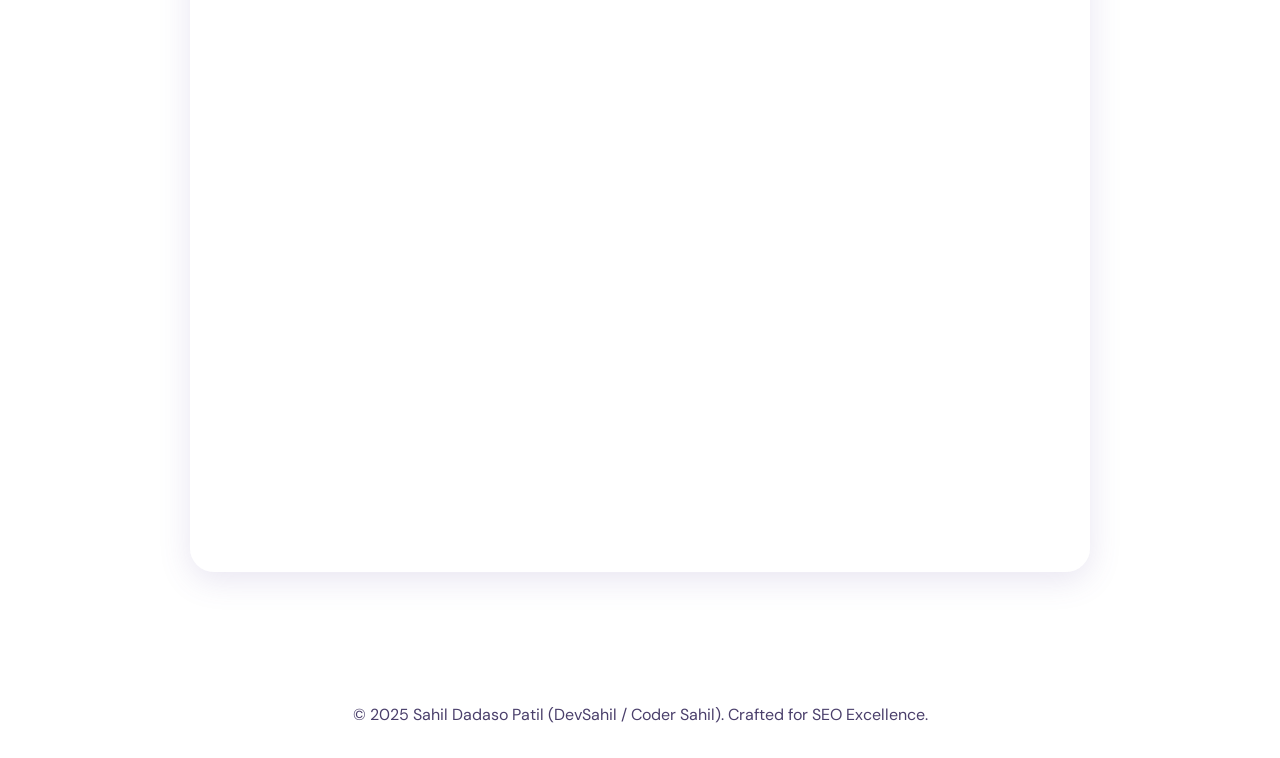
<file: sahil-patil.html>
<!DOCTYPE html>
<html lang="en">
<head>
    <meta charset="UTF-8" />
    <meta name="viewport" content="width=device-width, initial-scale=1" />
    <title>Sahil Patil - Computer Engineering Student & Full Stack Developer</title>
    <meta name="description" content="Detailed profile of Sahil Patil, a Computer Engineering student from Pune. Explore the journey, projects, and technical expertise of Sahil Patil." />
    <meta name="keywords" content="Sahil Patil, Sahil Patil Developer, Sahil Patil Pune, Computer Engineering Sahil Patil" />
    <link rel="canonical" href="https://sahidpatil.onrender.com/sahil-patil.html" />
    <link rel="icon" href="sahil-patil.jpg" type="image/jpeg" />
    <link rel="stylesheet" href="https://cdnjs.cloudflare.com/ajax/libs/font-awesome/6.0.0-beta3/css/all.min.css" />
    <link href="https://unpkg.com/aos@2.3.1/dist/aos.css" rel="stylesheet" />
    <link rel="stylesheet" href="style.css" />
    <script type="application/ld+json">
    {
        "@context": "https://schema.org",
        "@type": "ProfilePage",
        "mainEntity": {
            "@type": "Person",
            "name": "Sahil Patil",
            "alternateName": ["Sahil Dadaso Patil", "DevSahil", "CoderSahil", "Coder Sahil"],
            "url": "https://sahidpatil.onrender.com/sahil-patil.html",
            "image": "https://sahidpatil.onrender.com/sahil-patil.jpg"
        }
    }
    </script>
    <style>
        .content-page { padding: 120px 20px 60px; max-width: 900px; margin: 0 auto; line-height: 1.8; }
        .content-page h1 { font-size: 3rem; margin-bottom: 20px; background: linear-gradient(135deg, #a78bfa 0%, #7c3aed 100%); -webkit-background-clip: text; -webkit-text-fill-color: transparent; }
        .content-page h2 { font-size: 2rem; margin: 40px 0 20px; color: var(--text-primary); border-bottom: 2px solid rgba(167, 139, 250, 0.2); padding-bottom: 10px; }
        .content-page p { margin-bottom: 20px; font-size: 1.1rem; color: var(--text-secondary); }
        .content-page ul { margin-bottom: 20px; padding-left: 20px; }
        .content-page li { margin-bottom: 10px; color: var(--text-secondary); }
        .back-home { display: inline-flex; align-items: center; gap: 10px; color: var(--accent-primary); text-decoration: none; font-weight: 600; margin-bottom: 40px; transition: 0.3s; }
        .back-home:hover { transform: translateX(-5px); }
    </style>
</head>
<body>
    <div class="ambient-bg" aria-hidden="true">
        <div class="ambient-blob"></div>
    </div>

    <header>
        <nav id="navbar">
            <div class="brand">
                <img src="sahil-patil.jpg" alt="Sahil Patil Logo" class="logo-img" />
                Sahil<span class="accent">.</span>
            </div>
            <ul class="nav-links">
                <li><a href="index.html">Home</a></li>
                <li><a href="index.html#projects">Projects</a></li>
                <li><a href="index.html#contact">Contact</a></li>
            </ul>
        </nav>
    </header>

    <main class="content-page glass" style="margin-top: 100px; margin-bottom: 100px; border-radius: 24px;">
        <a href="index.html" class="back-home"><i class="fas fa-arrow-left"></i> Back to Home</a>
        
        <h1 data-aos="fade-up">Who is Sahil Patil Developer?</h1>
        
        <p data-aos="fade-up" data-aos-delay="100">
            <strong>Sahil Patil</strong> is a dedicated Computer Engineering student based in Pune, Maharashtra, India. With a deep passion for technology and software development, Sahil has consistently worked towards mastering the art of building scalable and efficient applications. As a student at MSBTE University, Sahil Patil has explored various facets of computer science, from low-level programming in C++ to high-level full-stack web development.
        </p>

        <h2 data-aos="fade-up">The Journey of Sahil Patil</h2>
        <p data-aos="fade-up">
            Every developer has a story, and for <strong>Sahil Patil</strong>, it began with a curiosity about how software interacts with the real world. This curiosity led him to pursue a degree in Computer Engineering, where he excelled in understanding data structures, algorithms, and system design. Over the years, Sahil Patil has transformed from a curious student into a proficient developer capable of handling complex projects.
        </p>

        <h2 data-aos="fade-up">Technical Expertise of Sahil Patil</h2>
        <p data-aos="fade-up">
            The technical toolkit of <strong>Sahil Patil</strong> is diverse and robust. He is well-versed in:
        </p>
        <ul data-aos="fade-up">
            <li><strong>Programming Languages:</strong> Java, C++, Python, and C.</li>
            <li><strong>Web Development:</strong> HTML5, CSS3, JavaScript, and modern frontend frameworks.</li>
            <li><strong>Database Management:</strong> SQL and data analysis techniques.</li>
            <li><strong>Version Control:</strong> Git and GitHub for collaborative development.</li>
        </ul>

        <h2 data-aos="fade-up">Key Projects by Sahil Patil</h2>
        <p data-aos="fade-up">
            Throughout his academic career, <strong>Sahil Patil</strong> has developed several notable projects that showcase his ability to solve practical problems through code.
        </p>
        <p data-aos="fade-up">
            One of the standout projects is the <strong>Location Alarm</strong> app. This utility application demonstrates Sahil Patil's proficiency in mobile development and location-based services. Another significant project is his <strong>Batman Theme Portfolio</strong>, which highlights his creative design skills and attention to detail.
        </p>

        <h2 data-aos="fade-up">Future Aspirations of Sahil Patil</h2>
        <p data-aos="fade-up">
            Looking ahead, <strong>Sahil Patil</strong> aims to contribute to the global tech community by developing innovative solutions that address complex challenges. He is constantly learning new technologies and staying updated with the latest trends in the industry. Whether it's through open-source contributions or professional roles, Sahil Patil is committed to excellence in every endeavor.
        </p>

        <h2 data-aos="fade-up">Connect with Sahil Patil</h2>
        <p data-aos="fade-up">
            If you're looking for a passionate developer who is eager to learn and grow, Sahil Patil is the right person to connect with. You can find him on LinkedIn, GitHub, and Instagram, where he shares his latest updates and projects.
        </p>
    </main>

    <footer>
        <p>&copy; 2025 Sahil Dadaso Patil (DevSahil / Coder Sahil). Crafted for SEO Excellence.</p>
    </footer>

    <script src="https://unpkg.com/aos@2.3.1/dist/aos.js"></script>
    <script>AOS.init();</script>
</body>
</html>
</file>
<file: style.css>
/* PURPLE LAVENDER GLASSMORPHISM — Inspired by Blush/Dreamy UI */
@import url('https://fonts.googleapis.com/css2?family=DM+Sans:ital,wght@0,300;0,400;0,500;0,600;0,700&family=Playfair+Display:wght@400;500;600;700&display=swap');

:root {
    --bg-start: #c8d6e5;
    --bg-end: #a29bfe;
    --surface: rgba(255, 255, 255, 0.15);
    --surface-hover: rgba(255, 255, 255, 0.25);
    --glass-strong: rgba(255, 255, 255, 0.2);
    --glass-border: rgba(255, 255, 255, 0.35);
    --glass-border-hover: rgba(255, 255, 255, 0.55);
    --glass-shadow: rgba(100, 80, 160, 0.15);
    --text-primary: #2d1b69;
    --text-secondary: #4a3f6b;
    --text-muted: #7c6faa;
    --text-on-glass: #fff;
    --accent: #6c5ce7;
    --accent-soft: rgba(108, 92, 231, 0.2);
    --accent-glow: rgba(108, 92, 231, 0.4);
    --success: #00cec9;
    --card-radius: 24px;
    --btn-radius: 16px;
    --speed-fast: 0.25s;
    --speed-norm: 0.4s;
    --speed-slow: 0.7s;
}

/* ── RESET ── */
*, *::before, *::after { margin: 0; padding: 0; box-sizing: border-box; }

html { scroll-behavior: smooth; overflow-x: hidden; }

body {
    background: linear-gradient(135deg, var(--bg-start) 0%, #b8a9f0 40%, var(--bg-end) 100%);
    background-attachment: fixed;
    color: var(--text-primary);
    font-family: 'DM Sans', -apple-system, BlinkMacSystemFont, sans-serif;
    line-height: 1.7;
    overflow-x: hidden;
    min-height: 100vh;
    position: relative;
}

/* ── AMBIENT BACKGROUND ── */
.ambient-bg {
    position: fixed; inset: 0; z-index: -1;
    pointer-events: none; overflow: hidden;
}

.ambient-blob {
    position: absolute; border-radius: 50%;
    filter: blur(100px); opacity: 0.5;
    animation: blobDrift 20s ease-in-out infinite alternate;
}

.ambient-blob:nth-child(1) {
    width: 600px; height: 600px;
    background: rgba(162, 155, 254, 0.5);
    top: -15%; left: -10%;
    animation-duration: 22s;
}

.ambient-blob:nth-child(2) {
    width: 500px; height: 500px;
    background: rgba(200, 150, 255, 0.35);
    top: 40%; right: -15%;
    animation-duration: 28s; animation-delay: -6s;
}

.ambient-blob:nth-child(3) {
    width: 450px; height: 450px;
    background: rgba(130, 170, 255, 0.3);
    bottom: -10%; left: 20%;
    animation-duration: 24s; animation-delay: -12s;
}

@keyframes blobDrift {
    0%   { transform: translate(0, 0) scale(1); }
    33%  { transform: translate(40px, -50px) scale(1.08); }
    66%  { transform: translate(-30px, 30px) scale(0.94); }
    100% { transform: translate(20px, -20px) scale(1.03); }
}

/* Floating decorative shapes */
body::after {
    content: '';
    position: fixed;
    width: 200px; height: 200px;
    background: rgba(255,255,255,0.08);
    border-radius: 50%;
    top: 15%; right: 8%;
    pointer-events: none; z-index: 0;
    animation: floatShape 12s ease-in-out infinite alternate;
}

@keyframes floatShape {
    0%   { transform: translate(0, 0) scale(1); }
    100% { transform: translate(-20px, 30px) scale(1.1); }
}

/* ── TYPOGRAPHY ── */
h1, h2, h3, h4 {
    font-family: 'Playfair Display', Georgia, serif;
    color: var(--text-primary);
    letter-spacing: -0.02em;
}

h2 {
    font-size: clamp(2rem, 5vw, 2.8rem);
    margin-bottom: 0.5rem;
    position: relative; display: inline-block;
}

h2::after {
    content: '';
    display: block;
    width: 36px; height: 3px;
    background: var(--accent);
    border-radius: 3px;
    margin-top: 10px;
}

.section-subtitle {
    font-size: 0.95rem;
    color: var(--text-muted);
    font-weight: 400;
    margin-bottom: 2.5rem;
}

p { font-size: 1rem; color: var(--text-secondary); line-height: 1.8; }

/* ── GLASS UTILITY ── */
.glass {
    background: var(--surface);
    backdrop-filter: blur(24px);
    -webkit-backdrop-filter: blur(24px);
    border: 1px solid var(--glass-border);
    border-radius: var(--card-radius);
    box-shadow: 0 8px 32px var(--glass-shadow), inset 0 1px 0 rgba(255,255,255,0.25);
    transition: transform var(--speed-norm) cubic-bezier(.22,1,.36,1),
                box-shadow var(--speed-norm) cubic-bezier(.22,1,.36,1),
                background var(--speed-norm),
                border-color var(--speed-norm);
}

.glass:hover {
    background: var(--surface-hover);
    border-color: var(--glass-border-hover);
    transform: translateY(-6px);
    box-shadow: 0 20px 48px rgba(100, 80, 160, 0.2), inset 0 1px 0 rgba(255,255,255,0.35);
}

/* ── LOADING SCREEN ── */
.loading-screen {
    position: fixed; inset: 0;
    background: linear-gradient(135deg, var(--bg-start), var(--bg-end));
    display: flex; justify-content: center; align-items: center;
    flex-direction: column; z-index: 10000;
    transition: opacity 0.6s ease, visibility 0.6s;
}

.loading-screen.hidden { opacity: 0; visibility: hidden; }

.loader-content { text-align: center; }

.loader-spinner {
    width: 44px; height: 44px;
    border: 3px solid rgba(255,255,255,0.25);
    border-top-color: #fff;
    border-radius: 50%;
    animation: spin 0.8s linear infinite;
    margin: 0 auto 20px;
}

@keyframes spin { to { transform: rotate(360deg); } }

.loading-text {
    font-family: 'DM Sans', sans-serif;
    color: rgba(255,255,255,0.8);
    font-size: 0.82rem; font-weight: 500;
    letter-spacing: 0.15em; text-transform: uppercase;
}

.progress-bar {
    width: 160px; height: 3px;
    background: rgba(255,255,255,0.15);
    border-radius: 4px;
    margin: 14px auto 0; overflow: hidden;
}

.progress-bar::after {
    content: ''; display: block;
    width: 100%; height: 100%;
    background: #fff; border-radius: 4px;
    animation: progressSlide 1.6s ease-in-out forwards;
    transform-origin: left;
}

@keyframes progressSlide {
    0% { transform: scaleX(0); }
    100% { transform: scaleX(1); }
}

/* ── NAVIGATION ── */
nav {
    position: fixed;
    top: 16px; left: 50%;
    transform: translateX(-50%);
    width: calc(100% - 40px);
    max-width: 880px;
    padding: 12px 28px;
    display: flex; justify-content: space-between; align-items: center;
    background: rgba(255, 255, 255, 0.15);
    backdrop-filter: blur(28px);
    -webkit-backdrop-filter: blur(28px);
    border: 1px solid rgba(255, 255, 255, 0.3);
    border-radius: 20px;
    box-shadow: 0 4px 24px rgba(100, 80, 160, 0.1);
    z-index: 9000;
    transition: all var(--speed-norm) ease;
}

nav.scrolled {
    background: rgba(255, 255, 255, 0.3);
    box-shadow: 0 8px 32px rgba(100, 80, 160, 0.18);
    padding: 10px 28px;
}

.brand {
    font-family: 'Playfair Display', serif;
    font-size: 1.3rem; font-weight: 700;
    color: var(--text-primary);
    display: flex;
    align-items: center;
    gap: 10px;
}

.logo-img {
    width: 32px;
    height: 32px;
    border-radius: 50%;
    object-fit: cover;
    border: 1px solid var(--glass-border);
}

.brand .accent { color: var(--accent); }

.nav-links { display: flex; list-style: none; gap: 4px; }

.nav-links a {
    text-decoration: none;
    color: var(--text-secondary);
    font-size: 0.82rem; font-weight: 500;
    padding: 8px 16px;
    border-radius: 12px;
    transition: all var(--speed-fast) ease;
}

.nav-links a:hover,
.nav-links a.active {
    color: var(--accent);
    background: rgba(108, 92, 231, 0.12);
}

/* Mobile Menu */
.menu-toggle {
    display: none; flex-direction: column;
    gap: 5px; cursor: pointer; padding: 4px;
}

.bar {
    width: 22px; height: 2px;
    background: var(--text-primary);
    border-radius: 2px; transition: 0.3s;
}

.menu-toggle.active .bar:nth-child(1) { transform: rotate(45deg) translate(5px, 5px); }
.menu-toggle.active .bar:nth-child(2) { opacity: 0; }
.menu-toggle.active .bar:nth-child(3) { transform: rotate(-45deg) translate(5px, -5px); }

/* ── HERO ── */
#hero {
    min-height: 100vh;
    display: flex; align-items: center; justify-content: center;
    padding: 120px 8% 80px;
}

.hero-content {
    display: flex; align-items: center;
    justify-content: space-between;
    width: 100%; max-width: 1100px;
    gap: 36px; z-index: 2;
}

.hero-text {
    flex: 1;
    min-width: 0;
}

.hero-tag {
    display: inline-flex; align-items: center; gap: 8px;
    padding: 6px 18px;
    background: rgba(108, 92, 231, 0.15);
    color: var(--accent);
    border: 1px solid rgba(108, 92, 231, 0.2);
    border-radius: 24px;
    font-size: 0.78rem; font-weight: 600;
    letter-spacing: 0.04em; margin-bottom: 22px;
}

.hero-tag .dot {
    width: 7px; height: 7px;
    background: var(--success);
    border-radius: 50%;
    animation: pulse 2s ease-in-out infinite;
}

@keyframes pulse {
    0%, 100% { opacity: 1; transform: scale(1); }
    50% { opacity: 0.4; transform: scale(0.7); }
}

.hero-title {
    font-size: clamp(2.4rem, 5.5vw, 3.8rem);
    line-height: 1.12; margin-bottom: 18px;
    color: var(--text-primary);
}

.hero-title .wave {
    display: inline-block;
    animation: wave 2.5s ease-in-out infinite;
    transform-origin: 70% 70%;
}

@keyframes wave {
    0%, 60%, 100% { transform: rotate(0deg); }
    10% { transform: rotate(14deg); }
    20% { transform: rotate(-8deg); }
    30% { transform: rotate(14deg); }
    40% { transform: rotate(-4deg); }
    50% { transform: rotate(10deg); }
}

.hero-desc { max-width: 480px; margin-bottom: 32px; }
.hero-desc p { font-size: 1.05rem; color: var(--text-secondary); }

/* CTA Button */
.btn-primary {
    display: inline-flex; align-items: center; gap: 10px;
    padding: 14px 30px;
    background: var(--accent);
    color: #fff;
    font-family: 'DM Sans', sans-serif;
    font-size: 0.88rem; font-weight: 600;
    text-decoration: none;
    border-radius: var(--btn-radius);
    transition: all var(--speed-fast) cubic-bezier(.22,1,.36,1);
    box-shadow: 0 6px 20px var(--accent-glow);
    position: relative; overflow: hidden;
}

.btn-primary:hover {
    transform: translateY(-3px);
    box-shadow: 0 12px 32px var(--accent-glow);
}

.btn-primary .arrow { transition: transform var(--speed-fast); }
.btn-primary:hover .arrow { transform: translateX(5px); }

.btn-secondary {
    display: inline-flex;
    align-items: center;
    padding: 10px 20px;
    background: rgba(255, 255, 255, 0.2);
    backdrop-filter: blur(8px);
    border: 1px solid rgba(255, 255, 255, 0.3);
    color: var(--text-primary);
    font-family: 'DM Sans', sans-serif;
    font-size: 0.88rem;
    font-weight: 600;
    text-decoration: none;
    border-radius: 12px;
    transition: all var(--speed-fast) ease;
}

.btn-secondary:hover {
    background: var(--accent);
    color: #fff;
    border-color: var(--accent);
    transform: translateY(-2px);
    box-shadow: 0 4px 12px var(--accent-glow);
}

.social-links { margin-top: 28px; display: flex; gap: 10px; }

.social-icon {
    display: flex; align-items: center; justify-content: center;
    width: 44px; height: 44px;
    background: rgba(255,255,255,0.18);
    backdrop-filter: blur(12px);
    border: 1px solid rgba(255,255,255,0.3);
    border-radius: 14px;
    color: var(--text-secondary);
    font-size: 1.1rem; text-decoration: none;
    transition: all var(--speed-fast) ease;
}

.social-icon:hover {
    color: #fff; background: var(--accent);
    border-color: var(--accent);
    transform: translateY(-3px);
    box-shadow: 0 8px 20px var(--accent-glow);
}

/* Profile Image */
.profile-wrapper {
    flex-shrink: 0;
    display: flex;
    justify-content: center;
    align-items: center;
    position: relative;
    width: 460px;
    height: 460px;
}

.profile-blob-shell {
    position: absolute;
    width: 100%;
    height: 100%;
    display: grid;
    place-items: center;
}

.profile-blob {
    position: absolute;
    pointer-events: none;
    filter: blur(8px);
}

.profile-blob-back {
    width: 392px;
    height: 376px;
    top: 30px;
    left: 18px;
    background: linear-gradient(145deg, rgba(126, 103, 243, 0.34), rgba(251, 184, 214, 0.3));
    border-radius: 46% 54% 52% 48% / 45% 42% 58% 55%;
}

.profile-blob-front {
    width: 142px;
    height: 164px;
    right: 14px;
    bottom: 22px;
    background: rgba(255, 255, 255, 0.18);
    border-radius: 52% 48% 46% 54% / 52% 44% 56% 48%;
}

.profile-blob-image {
    width: 360px;
    height: 392px;
    position: relative;
    z-index: 1;
    overflow: hidden;
    clip-path: polygon(22% 7%, 46% 3%, 68% 7%, 86% 18%, 97% 37%, 100% 58%, 94% 79%, 79% 94%, 56% 100%, 31% 98%, 12% 89%, 2% 71%, 1% 47%, 8% 24%);
    background: linear-gradient(160deg, rgba(124, 92, 231, 0.88), rgba(147, 156, 255, 0.52));
    box-shadow: 0 34px 64px rgba(84, 67, 168, 0.24);
    border-radius: 56px;
}

.profile-blob-image::before {
    content: '';
    position: absolute;
    inset: 10px;
    z-index: 1;
    border-radius: 50px;
    border: 1px solid rgba(255,255,255,0.32);
    clip-path: polygon(22% 7%, 46% 3%, 68% 7%, 86% 18%, 97% 37%, 100% 58%, 94% 79%, 79% 94%, 56% 100%, 31% 98%, 12% 89%, 2% 71%, 1% 47%, 8% 24%);
    pointer-events: none;
}

.profile-blob-image::after {
    content: '';
    position: absolute;
    width: 196px;
    height: 150px;
    top: 40px;
    left: 24px;
    background: rgba(248, 182, 208, 0.22);
    border-radius: 48% 52% 54% 46% / 46% 40% 60% 54%;
    filter: blur(2px);
    z-index: 1;
}

.profile-blob-image .profile-img {
    position: relative;
    z-index: 0;
    overflow: hidden;
}

.profile-img {
    width: 100%;
    height: 100%;
    object-fit: cover;
    transition: transform var(--speed-slow) cubic-bezier(.22,1,.36,1);
}

.profile-blob-shell:hover .profile-img { transform: scale(1.06); }

/* ── SECTIONS COMMON ── */
section { padding: 90px 8%; position: relative; z-index: 1; }
.section-header { margin-bottom: 2.5rem; }

/* ── ABOUT ── */
.about-card { max-width: 860px; margin: 0 auto; padding: 44px; }

.about-grid {
    display: grid;
    grid-template-columns: auto 1fr;
    gap: 36px; align-items: start;
}

.about-photo {
    width: 180px; height: 180px;
    border-radius: 22px; overflow: hidden;
    border: 1px solid rgba(255,255,255,0.3);
}

.about-photo img { width: 100%; height: 100%; object-fit: cover; }

.info-grid { display: grid; gap: 10px; margin-bottom: 20px; }

.info-row {
    display: flex; align-items: center; gap: 12px;
    padding: 10px 16px;
    background: rgba(255,255,255,0.1);
    border-radius: 14px;
    transition: background var(--speed-fast);
}

.info-row:hover { background: rgba(255,255,255,0.2); }

.info-label {
    font-size: 0.75rem; font-weight: 600;
    color: var(--text-muted);
    text-transform: uppercase;
    letter-spacing: 0.08em;
    min-width: 100px;
}

.info-value { color: var(--text-primary); font-weight: 500; font-size: 0.92rem; }

.status-badge {
    display: inline-flex; align-items: center; gap: 6px;
    padding: 4px 12px;
    background: rgba(0, 206, 201, 0.15);
    color: var(--success);
    border-radius: 20px;
    font-weight: 600; font-size: 0.8rem;
}

.status-badge .dot {
    width: 6px; height: 6px;
    background: var(--success);
    border-radius: 50%;
    animation: pulse 2s infinite;
}

.about-bio { margin-top: 16px; line-height: 1.85; }

/* ── SKILLS ── */
.skills-grid {
    display: grid;
    grid-template-columns: repeat(4, 1fr);
    gap: 16px;
    max-width: 720px; margin: 0 auto;
}

.skill-item { padding: 28px 16px; text-align: center; cursor: default; }

.skill-icon {
    font-size: 1.8rem; color: var(--accent);
    margin-bottom: 10px;
    transition: transform var(--speed-fast);
}

.skill-item:hover .skill-icon { transform: scale(1.2) translateY(-3px); }

.skill-name {
    font-size: 0.82rem; font-weight: 600;
    color: var(--text-primary); letter-spacing: 0.02em;
}

/* ── PROJECTS ── */
.project-stage {
    position: relative;
    max-width: 1120px;
    margin: 0 auto 34px;
    min-height: 470px;
    display: grid;
    place-items: center;
}

.project-stack {
    position: absolute;
    inset: 0;
    pointer-events: none;
}

.stack-card {
    position: absolute;
    border: 1px solid rgba(93, 121, 255, 0.32);
    background: linear-gradient(160deg, rgba(112, 132, 255, 0.2), rgba(255, 255, 255, 0.12));
    backdrop-filter: blur(16px);
    -webkit-backdrop-filter: blur(16px);
    box-shadow: 0 34px 70px rgba(88, 89, 168, 0.16);
}

.stack-card-back {
    width: 320px;
    height: 360px;
    left: 8%;
    top: 24px;
    border-radius: 28px;
    transform: rotate(-11deg);
}

.stack-card-mid {
    width: 350px;
    height: 280px;
    right: 9%;
    top: 52px;
    border-radius: 28px;
    transform: rotate(10deg);
}

.stack-card-panel {
    width: 170px;
    height: 170px;
    right: 8%;
    bottom: 18px;
    border-radius: 34px;
    transform: rotate(14deg);
    display: flex;
    align-items: center;
    justify-content: center;
    flex-direction: column;
    gap: 4px;
    color: rgba(255, 255, 255, 0.88);
}

.stack-card-panel span {
    font-size: 0.76rem;
    text-transform: uppercase;
    letter-spacing: 0.16em;
}

.stack-card-panel strong {
    font-family: 'Playfair Display', serif;
    font-size: 2.5rem;
    line-height: 1;
}

.hero-project {
    position: relative;
    z-index: 2;
    width: min(90%, 900px);
    min-height: 360px;
    padding: 34px;
    display: grid;
    grid-template-columns: 1.1fr 0.9fr;
    gap: 26px;
    border-radius: 34px;
    background: linear-gradient(135deg, rgba(118, 95, 239, 0.64), rgba(164, 164, 255, 0.34));
    border-color: rgba(255, 255, 255, 0.42);
    overflow: hidden;
}

.hero-project::before {
    content: '';
    position: absolute;
    width: 260px;
    height: 220px;
    right: 26%;
    top: 18%;
    border-radius: 38% 62% 60% 40% / 42% 42% 58% 58%;
    background: rgba(255, 182, 193, 0.24);
    filter: blur(6px);
}

.hero-project-copy,
.hero-project-visual {
    position: relative;
    z-index: 1;
}

.project-chip {
    display: inline-flex;
    align-items: center;
    padding: 7px 14px;
    border-radius: 999px;
    font-size: 0.74rem;
    font-weight: 700;
    letter-spacing: 0.08em;
    text-transform: uppercase;
    color: rgba(255, 255, 255, 0.88);
    background: rgba(255, 255, 255, 0.14);
    border: 1px solid rgba(255, 255, 255, 0.25);
}

.hero-project-copy {
    display: flex;
    flex-direction: column;
    justify-content: center;
    align-items: flex-start;
    gap: 18px;
}

.hero-project-copy h3 {
    font-size: clamp(2.2rem, 4vw, 3.8rem);
    line-height: 0.95;
    color: rgba(255, 255, 255, 0.92);
    max-width: 280px;
}

.hero-project-copy p {
    max-width: 390px;
    color: rgba(248, 245, 255, 0.88);
    font-size: 0.98rem;
}

.project-cta {
    background: rgba(255, 255, 255, 0.94);
    color: var(--accent);
    box-shadow: 0 10px 24px rgba(51, 40, 119, 0.16);
}

.project-cta:hover {
    box-shadow: 0 16px 32px rgba(51, 40, 119, 0.22);
}

.hero-project-visual {
    display: block;
    min-height: 290px;
    padding: 16px;
    border-radius: 28px;
    background: rgba(255, 255, 255, 0.95);
    transform: rotate(8deg);
    text-decoration: none;
}

.hero-project-banner {
    width: 100%;
    height: 100%;
    object-fit: cover;
    border-radius: 18px;
    display: block;
}

.project-duo {
    max-width: 1120px;
    margin: 0 auto;
    display: grid;
    grid-template-columns: repeat(2, minmax(0, 1fr));
    gap: 24px;
}

.project-panel {
    overflow: hidden;
    padding: 0;
}

.project-panel-media {
    display: block;
    aspect-ratio: 16 / 9;
    overflow: hidden;
}

.project-panel-media img {
    width: 100%;
    height: 100%;
    object-fit: cover;
    display: block;
    transition: transform var(--speed-slow) cubic-bezier(.22,1,.36,1);
}

.project-panel:hover .project-panel-media img {
    transform: scale(1.04);
}

.project-panel-body {
    padding: 24px;
}

.project-panel-topline {
    display: flex;
    align-items: center;
    justify-content: space-between;
    gap: 12px;
    margin-bottom: 14px;
}

.project-status {
    font-size: 0.68rem;
    font-weight: 700;
    padding: 5px 11px;
    border-radius: 999px;
    letter-spacing: 0.08em;
    text-transform: uppercase;
}

.project-status.completed { background: rgba(0,206,201,0.15); color: var(--success); }
.project-status.archived  { background: rgba(108,92,231,0.15); color: var(--accent); }

.project-panel-body h3 {
    font-size: 1.55rem;
    margin-bottom: 8px;
}

.project-panel-body p {
    font-size: 0.92rem;
    margin-bottom: 14px;
}

.project-link {
    display: inline-flex;
    align-items: center;
    gap: 6px;
    color: var(--accent);
    text-decoration: none;
    font-size: 0.82rem;
    font-weight: 700;
    transition: gap var(--speed-fast);
}

.project-link:hover { gap: 12px; }

/* ── DETAIL PAGES ── */
.project-detail-page {
    min-height: 100vh;
}

.detail-header {
    padding: 24px 8% 0;
}

.detail-back {
    display: inline-flex;
    align-items: center;
    gap: 10px;
    padding: 12px 18px;
    border-radius: 18px;
    text-decoration: none;
    color: var(--text-primary);
    background: rgba(255, 255, 255, 0.2);
    border: 1px solid rgba(255, 255, 255, 0.28);
    backdrop-filter: blur(18px);
    -webkit-backdrop-filter: blur(18px);
}

.detail-main {
    padding: 28px 8% 90px;
}

.detail-hero {
    max-width: 1180px;
    margin: 0 auto 32px;
    padding: 28px;
    display: grid;
    grid-template-columns: 0.95fr 1.05fr;
    gap: 24px;
    align-items: center;
}

.detail-copy h1 {
    font-size: clamp(2.3rem, 4vw, 3.7rem);
    margin: 14px 0 10px;
}

.detail-copy p {
    max-width: 460px;
    margin-bottom: 24px;
}

.detail-banner {
    min-height: 320px;
    border-radius: 28px;
    overflow: hidden;
    background: rgba(255, 255, 255, 0.36);
    border: 1px solid rgba(255, 255, 255, 0.32);
}

.detail-banner img,
.detail-shot img {
    width: 100%;
    height: 100%;
    object-fit: cover;
    display: block;
}

.detail-gallery-section {
    max-width: 1180px;
    margin: 0 auto;
}

.detail-section-header {
    margin-bottom: 24px;
}

.detail-gallery {
    display: grid;
    grid-template-columns: repeat(2, minmax(0, 1fr));
    gap: 22px;
}

.detail-gallery-three {
    grid-template-columns: repeat(3, minmax(0, 1fr));
}

.detail-shot {
    overflow: hidden;
    border-radius: 30px;
    min-height: 260px;
}

/* ── CONTACT ── */
#contact { text-align: center; }

.contact-card {
    max-width: 520px; margin: 0 auto;
    padding: 44px 36px; text-align: center;
}

.contact-card p { margin-bottom: 24px; font-size: 1rem; }

.contact-methods {
    display: flex; justify-content: center;
    gap: 12px; flex-wrap: wrap;
}

.contact-icon {
    display: flex; align-items: center; justify-content: center;
    width: 52px; height: 52px;
    background: rgba(108,92,231,0.12);
    border-radius: 16px;
    color: var(--accent);
    font-size: 1.15rem; text-decoration: none;
    transition: all var(--speed-fast) ease;
    border: 1px solid transparent;
}

.contact-icon:hover {
    background: var(--accent); color: #fff;
    transform: translateY(-4px);
    box-shadow: 0 10px 28px var(--accent-glow);
}

/* ── FOOTER ── */
footer {
    padding: 28px 8%; text-align: center;
    color: var(--text-muted); font-size: 0.8rem;
    border-top: 1px solid rgba(255,255,255,0.15);
    background: rgba(255,255,255,0.08);
    backdrop-filter: blur(10px);
}

/* ── RESPONSIVE ── */
@media (max-width: 900px) {
    .skills-grid { grid-template-columns: repeat(4, 1fr); }
    .hero-project {
        grid-template-columns: 1fr;
        width: min(94%, 760px);
    }

    .hero-project-visual {
        transform: none;
    }

    .project-duo,
    .detail-gallery-three {
        grid-template-columns: 1fr;
    }

    .detail-hero {
        grid-template-columns: 1fr;
    }
}

@media (max-width: 768px) {
    nav {
        width: calc(100% - 24px);
        padding: 10px 18px; top: 10px;
    }

    .hero-content {
        flex-direction: column-reverse;
        text-align: center; gap: 28px;
    }

    .hero-desc { margin: 0 auto 28px; text-align: center; }
    .hero-tag { margin: 0 auto 18px; }
    .social-links { justify-content: center; }

    .profile-wrapper {
        width: 340px;
        height: 340px;
    }

    .profile-blob-back {
        width: 286px;
        height: 270px;
        top: 24px;
        left: 18px;
    }

    .profile-blob-front {
        width: 102px;
        height: 118px;
        right: 12px;
        bottom: 18px;
    }

    .profile-blob-image {
        width: 262px;
        height: 288px;
    }

    .about-grid { grid-template-columns: 1fr; text-align: center; }

    .about-photo {
        margin: 0 auto; width: 140px; height: 140px;
    }

    .info-row {
        flex-direction: column; gap: 2px;
        text-align: center; padding: 10px 12px;
    }

    .info-label { min-width: auto; }

    .nav-links {
        position: fixed; top: 0; right: -100%;
        height: 100vh; width: 72%; max-width: 280px;
        background: rgba(200, 190, 240, 0.92);
        backdrop-filter: blur(30px);
        -webkit-backdrop-filter: blur(30px);
        flex-direction: column;
        justify-content: center; align-items: center;
        gap: 8px;
        border-left: 1px solid rgba(255,255,255,0.3);
        box-shadow: -8px 0 40px rgba(100, 80, 160, 0.15);
        transition: right 0.4s cubic-bezier(.22,1,.36,1);
    }

    .nav-links.active { right: 0; }

    .nav-links a { font-size: 1rem; padding: 12px 24px; }

    .menu-toggle { display: flex; z-index: 9999; }

    section { padding: 60px 5%; }
    .about-card { padding: 24px 18px; }
    .contact-card { padding: 28px 20px; }

    .skills-grid {
        grid-template-columns: repeat(2, 1fr);
        gap: 12px;
    }

    .skill-item { padding: 20px 12px; }

    .project-stage {
        min-height: auto;
        margin-bottom: 22px;
    }

    .project-stack {
        display: none;
    }

    .hero-project {
        width: 100%;
        padding: 24px;
        border-radius: 28px;
    }

    .hero-project-copy h3 {
        max-width: none;
        font-size: 2.5rem;
    }

    .project-duo,
    .detail-gallery {
        grid-template-columns: 1fr;
    }

    .detail-header {
        padding: 18px 5% 0;
    }

    .detail-main {
        padding: 20px 5% 70px;
    }

    .detail-hero {
        padding: 20px;
    }

    .detail-banner,
    .detail-shot {
        min-height: 220px;
    }
}

@media (max-width: 480px) {
    .hero-title { font-size: 2rem; }
    h2 { font-size: 1.7rem; }
    .profile-wrapper {
        width: 272px;
        height: 276px;
    }

    .profile-blob-back {
        width: 226px;
        height: 214px;
        top: 18px;
        left: 12px;
    }

    .profile-blob-front {
        width: 76px;
        height: 92px;
        right: 8px;
        bottom: 14px;
    }

    .profile-blob-image {
        width: 208px;
        height: 230px;
    }
    .about-photo { width: 120px; height: 120px; }

    .contact-methods { gap: 10px; }
    .contact-icon { width: 46px; height: 46px; font-size: 1rem; }

    .hero-project {
        padding: 18px;
    }

    .hero-project-copy h3,
    .detail-copy h1 {
        font-size: 2rem;
    }

    .detail-back {
        width: 100%;
        justify-content: center;
    }
}
</file>
